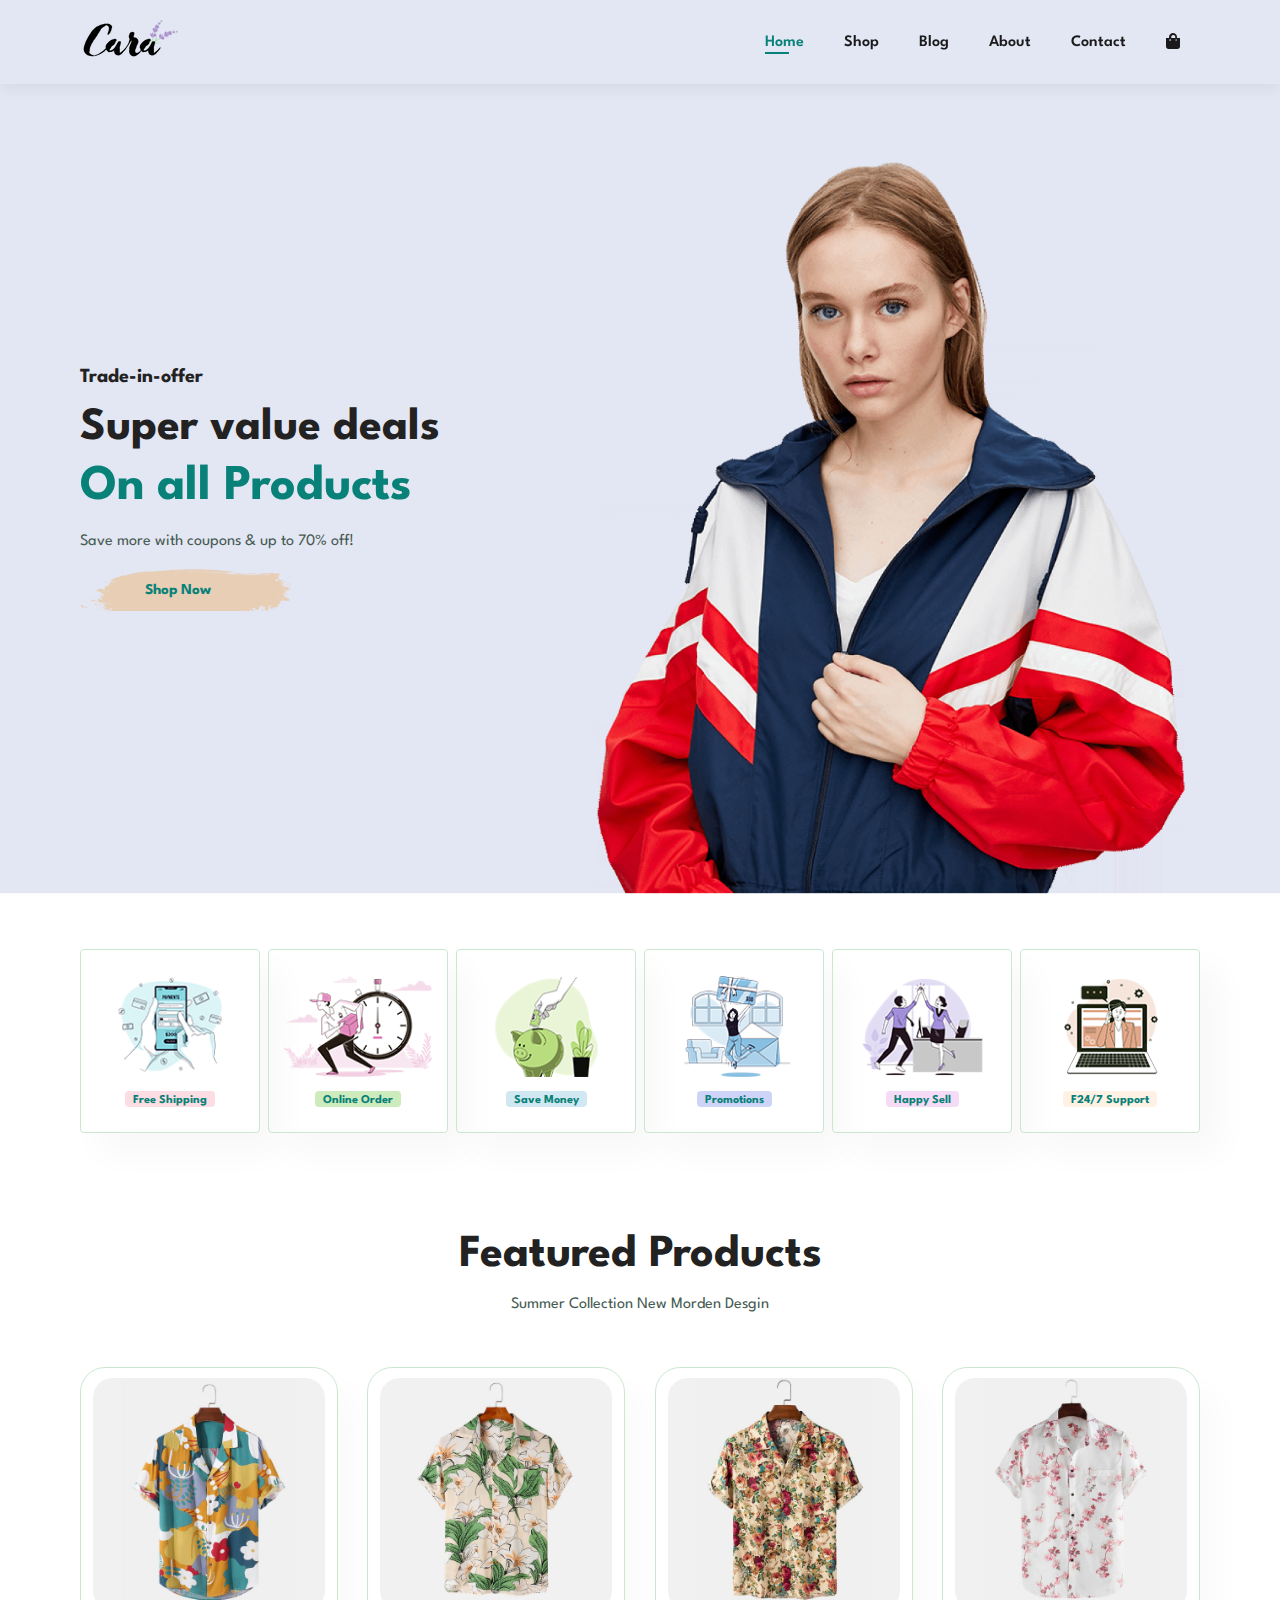
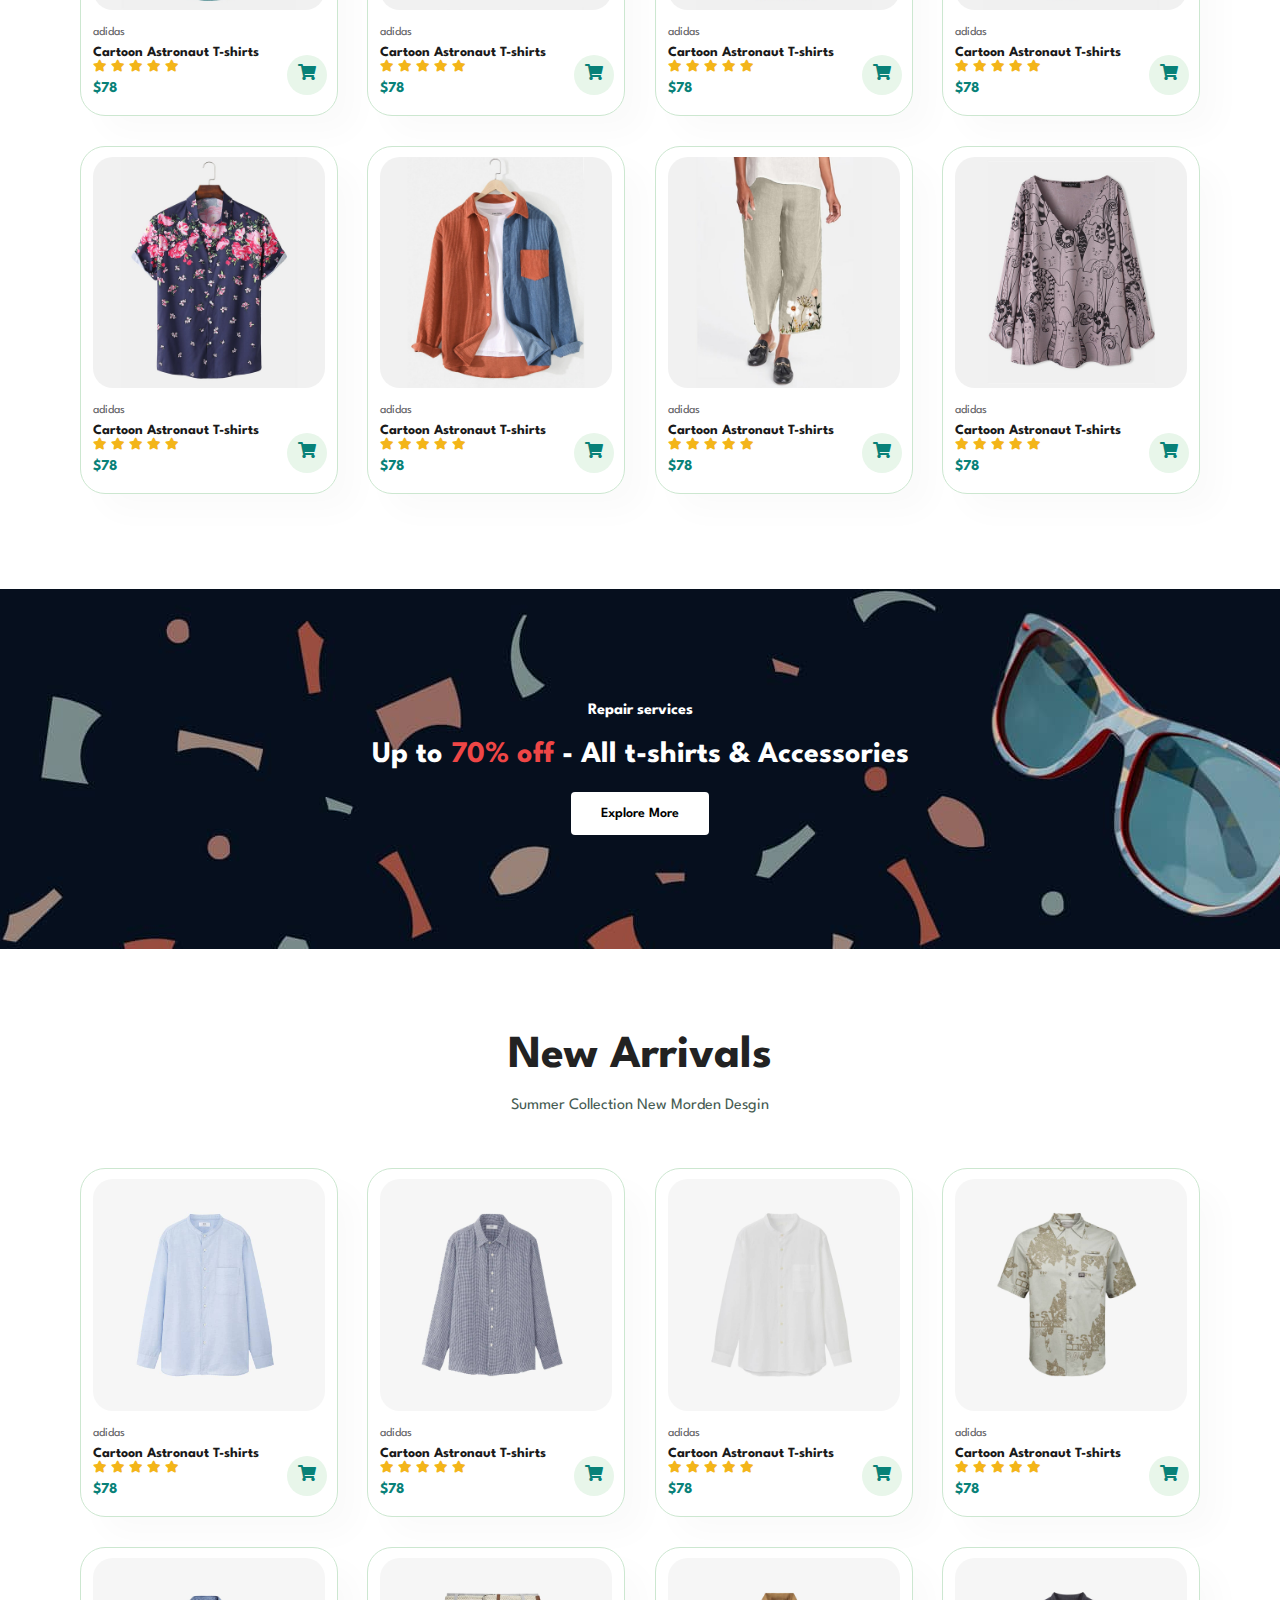
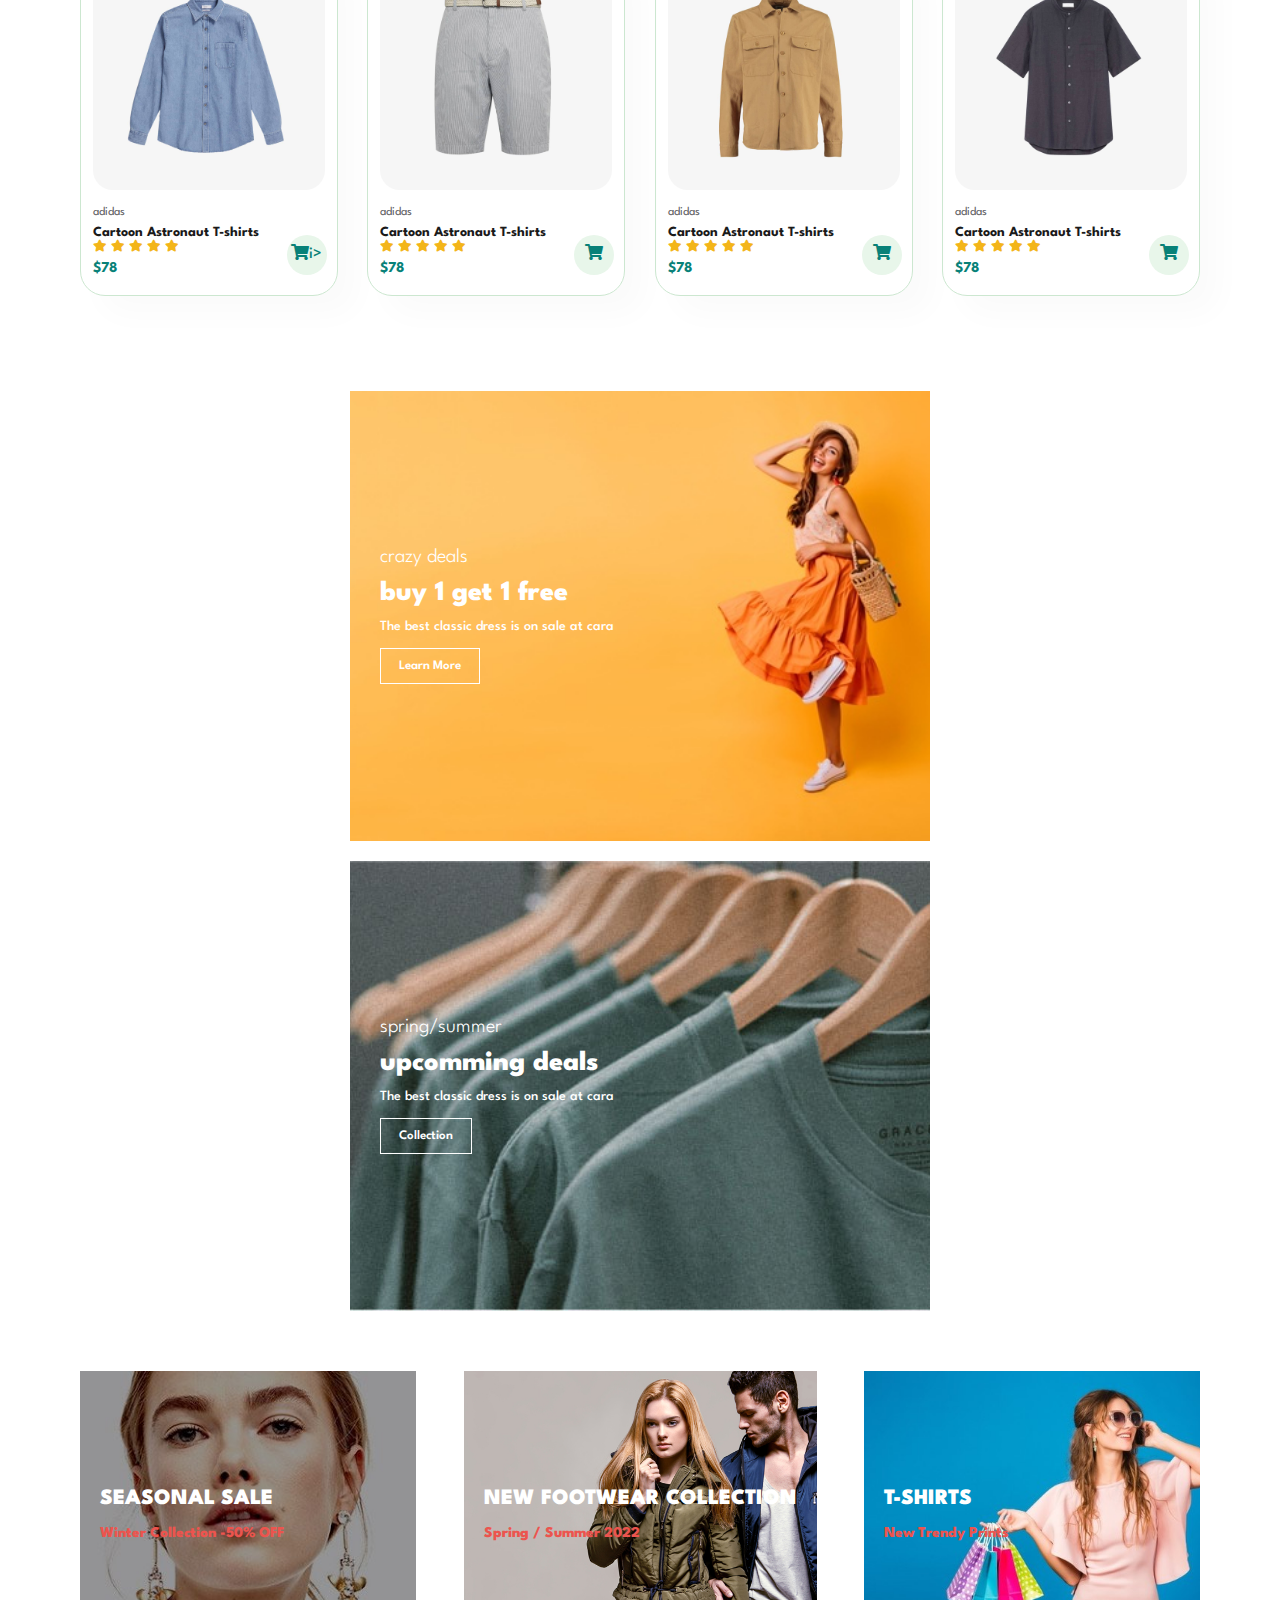
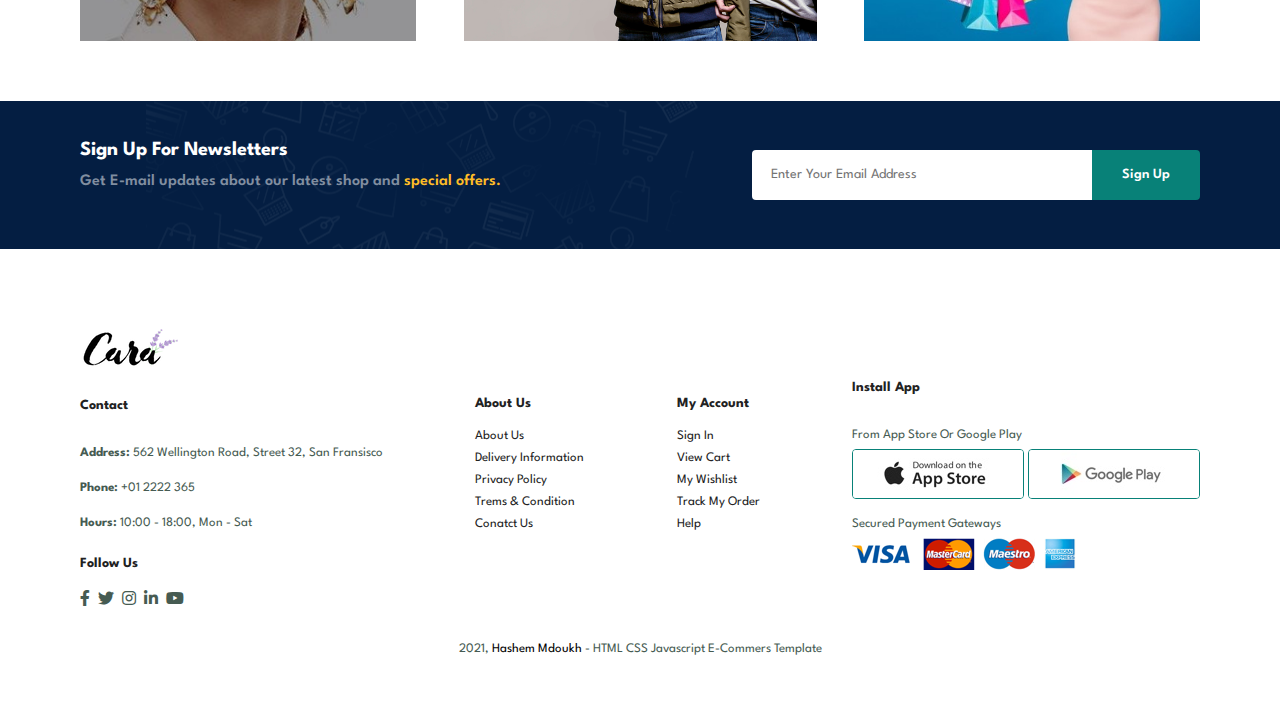
<file: index.html>
<!DOCTYPE html>
<html lang="en">
<head>
    <meta charset="UTF-8">
    <meta http-equiv="X-UA-Compatible" content="IE=edge">
    <meta name="viewport" content="width=device-width, initial-scale=1.0">
    <link rel="stylesheet" href="css/all.min.css">
    <link rel="stylesheet" href="css/ecommers.css">
    <title>E-Commers Shopping</title>
</head>
<body>
    
    <section class="header">
        <a href="#"><img src="img/logo.png" alt="logo" class="logo"></a>

        <div>
            <ul class="navbar">
                <li><a class="active" href="index.html">Home</a></li>
                <li><a href="shop.html">Shop</a></li>
                <li><a href="blog.html">Blog</a></li>
                <li><a href="about.html">About</a></li>
                <li><a href="contact.html">Contact</a></li>
                <li><a href="cart.html" id="lg-bag"><i class="fa-solid fa-bag-shopping"></i></a></li>
                <a href="#" id="close"><i class="fa-solid fa-xmark"></i></a>
            </ul>
        </div>
        <div class="mobile">
            <a href="cart.html"><i class="fa-solid fa-bag-shopping"></i></a>
            <i id="bars" class="fa-solid fa-bars"></i>  
        </div>
    </section>

    <section class="hero">
        <h4>Trade-in-offer</h4>
        <h2>Super value deals</h2>
        <h1>On all Products</h1>
        <p>Save more with coupons & up to 70% off!</p>
        <button>Shop Now</button>
    </section>

    <section class="feature section-p1">
        <div class="fe-box">
            <img src="img/features/f1.png" alt="">
            <h6>Free Shipping</h6>
        </div>

        <div class="fe-box">
            <img src="img/features/f2.png" alt="">
            <h6>Online Order</h6>
        </div>

        <div class="fe-box">
            <img src="img/features/f3.png" alt="">
            <h6>Save Money</h6>
        </div>

        <div class="fe-box">
            <img src="img/features/f4.png" alt="">
            <h6>Promotions</h6>
        </div>

        <div class="fe-box">
            <img src="img/features/f5.png" alt="">
            <h6>Happy Sell</h6>
        </div>
        
        <div class="fe-box">
            <img src="img/features/f6.png" alt="">
            <h6>F24/7 Support</h6>
        </div>
    </section>

    <section class="product1 section-p1">
        <h2>Featured Products</h2>
        <p>Summer Collection New Morden Desgin</p>

        <div class="pro-container">
            <div class="pro">
                <img src="img/products/f1.jpg" alt="">
                <div class="des">
                    <span>adidas</span>
                    <h5>Cartoon Astronaut T-shirts</h5>

                    <div class="star">
                        <i class="fa-solid fa-star"></i>
                        <i class="fa-solid fa-star"></i>
                        <i class="fa-solid fa-star"></i>
                        <i class="fa-solid fa-star"></i>
                        <i class="fa-solid fa-star"></i>
                    </div>
                    <h4>$78</h4>
                </div>
                <a href="#"><i class="fa-solid fa-cart-shopping"></i></a>
            </div>

            <div class="pro">
                <img src="img/products/f2.jpg" alt="">
                <div class="des">
                    <span>adidas</span>
                    <h5>Cartoon Astronaut T-shirts</h5>

                    <div class="star">
                        <i class="fa-solid fa-star"></i>
                        <i class="fa-solid fa-star"></i>
                        <i class="fa-solid fa-star"></i>
                        <i class="fa-solid fa-star"></i>
                        <i class="fa-solid fa-star"></i>
                    </div>
                    <h4>$78</h4>
                </div>
                <a href="#"><i class="fa-solid fa-cart-shopping"></i></a>        
            </div>
            

            <div class="pro">
                <img src="img/products/f3.jpg" alt="">
                <div class="des">
                    <span>adidas</span>
                    <h5>Cartoon Astronaut T-shirts</h5>

                    <div class="star">
                        <i class="fa-solid fa-star"></i>
                        <i class="fa-solid fa-star"></i>
                        <i class="fa-solid fa-star"></i>
                        <i class="fa-solid fa-star"></i>
                        <i class="fa-solid fa-star"></i>
                    </div>
                    <h4>$78</h4>
                </div>
                <a href="#"><i class="fa-solid fa-cart-shopping"></i></a>        
            </div>

            <div class="pro">
                <img src="img/products/f4.jpg" alt="">
                <div class="des">
                    <span>adidas</span>
                    <h5>Cartoon Astronaut T-shirts</h5>

                    <div class="star">
                        <i class="fa-solid fa-star"></i>
                        <i class="fa-solid fa-star"></i>
                        <i class="fa-solid fa-star"></i>
                        <i class="fa-solid fa-star"></i>
                        <i class="fa-solid fa-star"></i>
                    </div>
                    <h4>$78</h4>
                </div>
                <a href="#"><i class="fa-solid fa-cart-shopping"></i></a>
            </div>

            <div class="pro">
                <img src="img/products/f5.jpg" alt="">
                <div class="des">
                    <span>adidas</span>
                    <h5>Cartoon Astronaut T-shirts</h5>

                    <div class="star">
                        <i class="fa-solid fa-star"></i>
                        <i class="fa-solid fa-star"></i>
                        <i class="fa-solid fa-star"></i>
                        <i class="fa-solid fa-star"></i>
                        <i class="fa-solid fa-star"></i>
                    </div>
                    <h4>$78</h4>
                </div>
                <a href="#"><i class="fa-solid fa-cart-shopping"></i></a>
            </div>

            <div class="pro">
                <img src="img/products/f6.jpg" alt="">
                <div class="des">
                    <span>adidas</span>
                    <h5>Cartoon Astronaut T-shirts</h5>

                    <div class="star">
                        <i class="fa-solid fa-star"></i>
                        <i class="fa-solid fa-star"></i>
                        <i class="fa-solid fa-star"></i>
                        <i class="fa-solid fa-star"></i>
                        <i class="fa-solid fa-star"></i>
                    </div>
                    <h4>$78</h4>
                </div>
                <a href="#"><i class="fa-solid fa-cart-shopping"></i></a>
            </div>

            <div class="pro">
                <img src="img/products/f7.jpg" alt="">
                <div class="des">
                    <span>adidas</span>
                    <h5>Cartoon Astronaut T-shirts</h5>

                    <div class="star">
                        <i class="fa-solid fa-star"></i>
                        <i class="fa-solid fa-star"></i>
                        <i class="fa-solid fa-star"></i>
                        <i class="fa-solid fa-star"></i>
                        <i class="fa-solid fa-star"></i>
                    </div>
                    <h4>$78</h4>
                </div>
                <a href="#"><i class="fa-solid fa-cart-shopping"></i></a>
            </div>

            <div class="pro">
                <img src="img/products/f8.jpg" alt="">
                <div class="des">
                    <span>adidas</span>
                    <h5>Cartoon Astronaut T-shirts</h5>

                    <div class="star">
                        <i class="fa-solid fa-star"></i>
                        <i class="fa-solid fa-star"></i>
                        <i class="fa-solid fa-star"></i>
                        <i class="fa-solid fa-star"></i>
                        <i class="fa-solid fa-star"></i>
                    </div>
                    <h4>$78</h4>
                </div>
                <a href="#"><i class="fa-solid fa-cart-shopping"></i></a>
            </div>
        </div>
    </section>

    <section class="banner section-m1">
        <h4>Repair services</h4>
        <h2>Up to <span>70% off</span> - All t-shirts & Accessories</h2>
        <button class="normal">Explore More</button>
    </section>

    <section class="product1 section-p1">
        <h2>New Arrivals</h2>
        <p>Summer Collection New Morden Desgin</p>

        <div class="pro-container">
            <div class="pro">
                <img src="img/products/n1.jpg" alt="">
                <div class="des">
                    <span>adidas</span>
                    <h5>Cartoon Astronaut T-shirts</h5>

                    <div class="star">
                        <i class="fa-solid fa-star"></i>
                        <i class="fa-solid fa-star"></i>
                        <i class="fa-solid fa-star"></i>
                        <i class="fa-solid fa-star"></i>
                        <i class="fa-solid fa-star"></i>
                    </div>
                    <h4>$78</h4>
                </div>
                <a href="#"><i class="fa-solid fa-cart-shopping"></i></a>
            </div>

            <div class="pro">
                <img src="img/products/n2.jpg" alt="">
                <div class="des">
                    <span>adidas</span>
                    <h5>Cartoon Astronaut T-shirts</h5>

                    <div class="star">
                        <i class="fa-solid fa-star"></i>
                        <i class="fa-solid fa-star"></i>
                        <i class="fa-solid fa-star"></i>
                        <i class="fa-solid fa-star"></i>
                        <i class="fa-solid fa-star"></i>
                    </div>
                    <h4>$78</h4>
                </div>
                <a href="#"><i class="fa-solid fa-cart-shopping"></i></a>
            </div>

            <div class="pro">
                <img src="img/products/n3.jpg" alt="">
                <div class="des">
                    <span>adidas</span>
                    <h5>Cartoon Astronaut T-shirts</h5>

                    <div class="star">
                        <i class="fa-solid fa-star"></i>
                        <i class="fa-solid fa-star"></i>
                        <i class="fa-solid fa-star"></i>
                        <i class="fa-solid fa-star"></i>
                        <i class="fa-solid fa-star"></i>
                    </div>
                    <h4>$78</h4>
                </div>
                <a href="#"><i class="fa-solid fa-cart-shopping"></i></a>
            </div>

            <div class="pro">
                <img src="img/products/n4.jpg" alt="">
                <div class="des">
                    <span>adidas</span>
                    <h5>Cartoon Astronaut T-shirts</h5>

                    <div class="star">
                        <i class="fa-solid fa-star"></i>
                        <i class="fa-solid fa-star"></i>
                        <i class="fa-solid fa-star"></i>
                        <i class="fa-solid fa-star"></i>
                        <i class="fa-solid fa-star"></i>
                    </div>
                    <h4>$78</h4>
                </div>
                <a href="#"><i class="fa-solid fa-cart-shopping"></i></a>
            </div>

            <div class="pro">
                <img src="img/products/n5.jpg" alt="">
                <div class="des">
                    <span>adidas</span>
                    <h5>Cartoon Astronaut T-shirts</h5>

                    <div class="star">
                        <i class="fa-solid fa-star"></i>
                        <i class="fa-solid fa-star"></i>
                        <i class="fa-solid fa-star"></i>
                        <i class="fa-solid fa-star"></i>
                        <i class="fa-solid fa-star"></i>
                    </div>
                    <h4>$78</h4>
                </div>
                <a href="#"><i class="fa-solid fa-cart-shopping"></i>i></a>
            </div>

            <div class="pro">
                <img src="img/products/n6.jpg" alt="">
                <div class="des">
                    <span>adidas</span>
                    <h5>Cartoon Astronaut T-shirts</h5>

                    <div class="star">
                        <i class="fa-solid fa-star"></i>
                        <i class="fa-solid fa-star"></i>
                        <i class="fa-solid fa-star"></i>
                        <i class="fa-solid fa-star"></i>
                        <i class="fa-solid fa-star"></i>
                    </div>
                    <h4>$78</h4>
                </div>
                <a href="#"><i class="fa-solid fa-cart-shopping"></i></a>
            </div>

            <div class="pro">
                <img src="img/products/n7.jpg" alt="">
                <div class="des">
                    <span>adidas</span>
                    <h5>Cartoon Astronaut T-shirts</h5>

                    <div class="star">
                        <i class="fa-solid fa-star"></i>
                        <i class="fa-solid fa-star"></i>
                        <i class="fa-solid fa-star"></i>
                        <i class="fa-solid fa-star"></i>
                        <i class="fa-solid fa-star"></i>
                    </div>
                    <h4>$78</h4>
                </div>
                <a href="#"><i class="fa-solid fa-cart-shopping"></i></a>
            </div>

            <div class="pro">
                <img src="img/products/n8.jpg" alt="">
                <div class="des">
                    <span>adidas</span>
                    <h5>Cartoon Astronaut T-shirts</h5>

                    <div class="star">
                        <i class="fa-solid fa-star"></i>
                        <i class="fa-solid fa-star"></i>
                        <i class="fa-solid fa-star"></i>
                        <i class="fa-solid fa-star"></i>
                        <i class="fa-solid fa-star"></i>
                    </div>
                    <h4>$78</h4>
                </div>
                <a href="#"><i class="fa-solid fa-cart-shopping"></i></a>
            </div>
        </div>
    </section>

    <section class="sm-banner section-p1">
            <div class="banner-box">
                <h4>crazy deals</h4>
                <h2>buy 1 get 1 free</h2>
                <span>The best classic dress is on sale at cara </span>
                <button class="white">Learn More</button>
            </div>
    
            <div class="banner-box banner-box2">
                <h4>spring/summer</h4>
                <h2>upcomming deals</h2>
                <span>The best classic dress is on sale at cara </span>
                <button class="white">Collection</button>
            </div>
    </section>

    <section class="banner3">
        <div class="banner-box">
            <h2>SEASONAL SALE</h2>
            <h3>Winter Collection -50% OFF</h3>
        </div>
        <div class="banner-box banner-box2">
            <h2>NEW FOOTWEAR COLLECTION</h2>
            <h3>Spring / Summer 2022</h3>
        </div>
        <div class="banner-box banner-box3">
            <h2>T-SHIRTS</h2>
            <h3>New Trendy Prints</h3>
        </div>
    </section>

    <section class="newsletters section-p1 section-m1">
        <div class="newstext">
            <h4>Sign Up For Newsletters</h4>
            <p>Get E-mail updates about our latest shop and <span>special offers.</span></p>
        </div>

        <div class="form">
            <input type="text" placeholder="Enter Your Email Address">
            <button class="normal">Sign Up</button>
        </div>
    </section>

    <footer class="section-p1">
        <div class="col">
            <img class="logo" src="img/logo.png" alt="">
            <h4>Contact</h4>
            <p><strong>Address:</strong> 562 Wellington Road, Street 32, San Fransisco</p>
            <p><strong>Phone:</strong> +01 2222 365</p>
            <p><strong>Hours:</strong> 10:00 - 18:00, Mon - Sat</p>

            <div class="follow">
                <h4>Follow Us</h4>

                <div class="icon">
                    <i class="fa-brands fa-facebook-f"></i>
                    <i class="fa-brands fa-twitter"></i>
                    <i class="fa-brands fa-instagram"></i>
                    <i class="fa-brands fa-linkedin-in"></i>
                    <i class="fa-brands fa-youtube"></i>
                </div>
            </div>
        </div>

        <div class="col">
            <h4>About Us</h4>
            <a href="#">About Us</a>
            <a href="#">Delivery Information</a>
            <a href="#">Privacy Policy</a>
            <a href="#">Trems & Condition</a>
            <a href="#">Conatct Us</a>
        </div>

        <div class="col">
            <h4>My Account</h4>
            <a href="#">Sign In</a>
            <a href="#">View Cart</a>
            <a href="#">My Wishlist</a>
            <a href="#">Track My Order</a>
            <a href="#">Help</a>
        </div>

        <div class="col install">
            <h4>Install App</h4>
            <p>From App Store Or Google Play</p>
            <div class="row">
                <img src="img/pay/app.jpg" alt="">
                <img src="img/pay/play.jpg" alt="">
            </div>
            <p>Secured Payment Gateways</p>
            <img src="img/pay/pay.png" alt="">
        </div>

        <div class="copyright">
            <p>2021, <span>Hashem Mdoukh</span> - HTML CSS Javascript E-Commers Template</p>
        </div>
    </footer>

    <script src="main.js"></script>
</body>
</html>
</file>
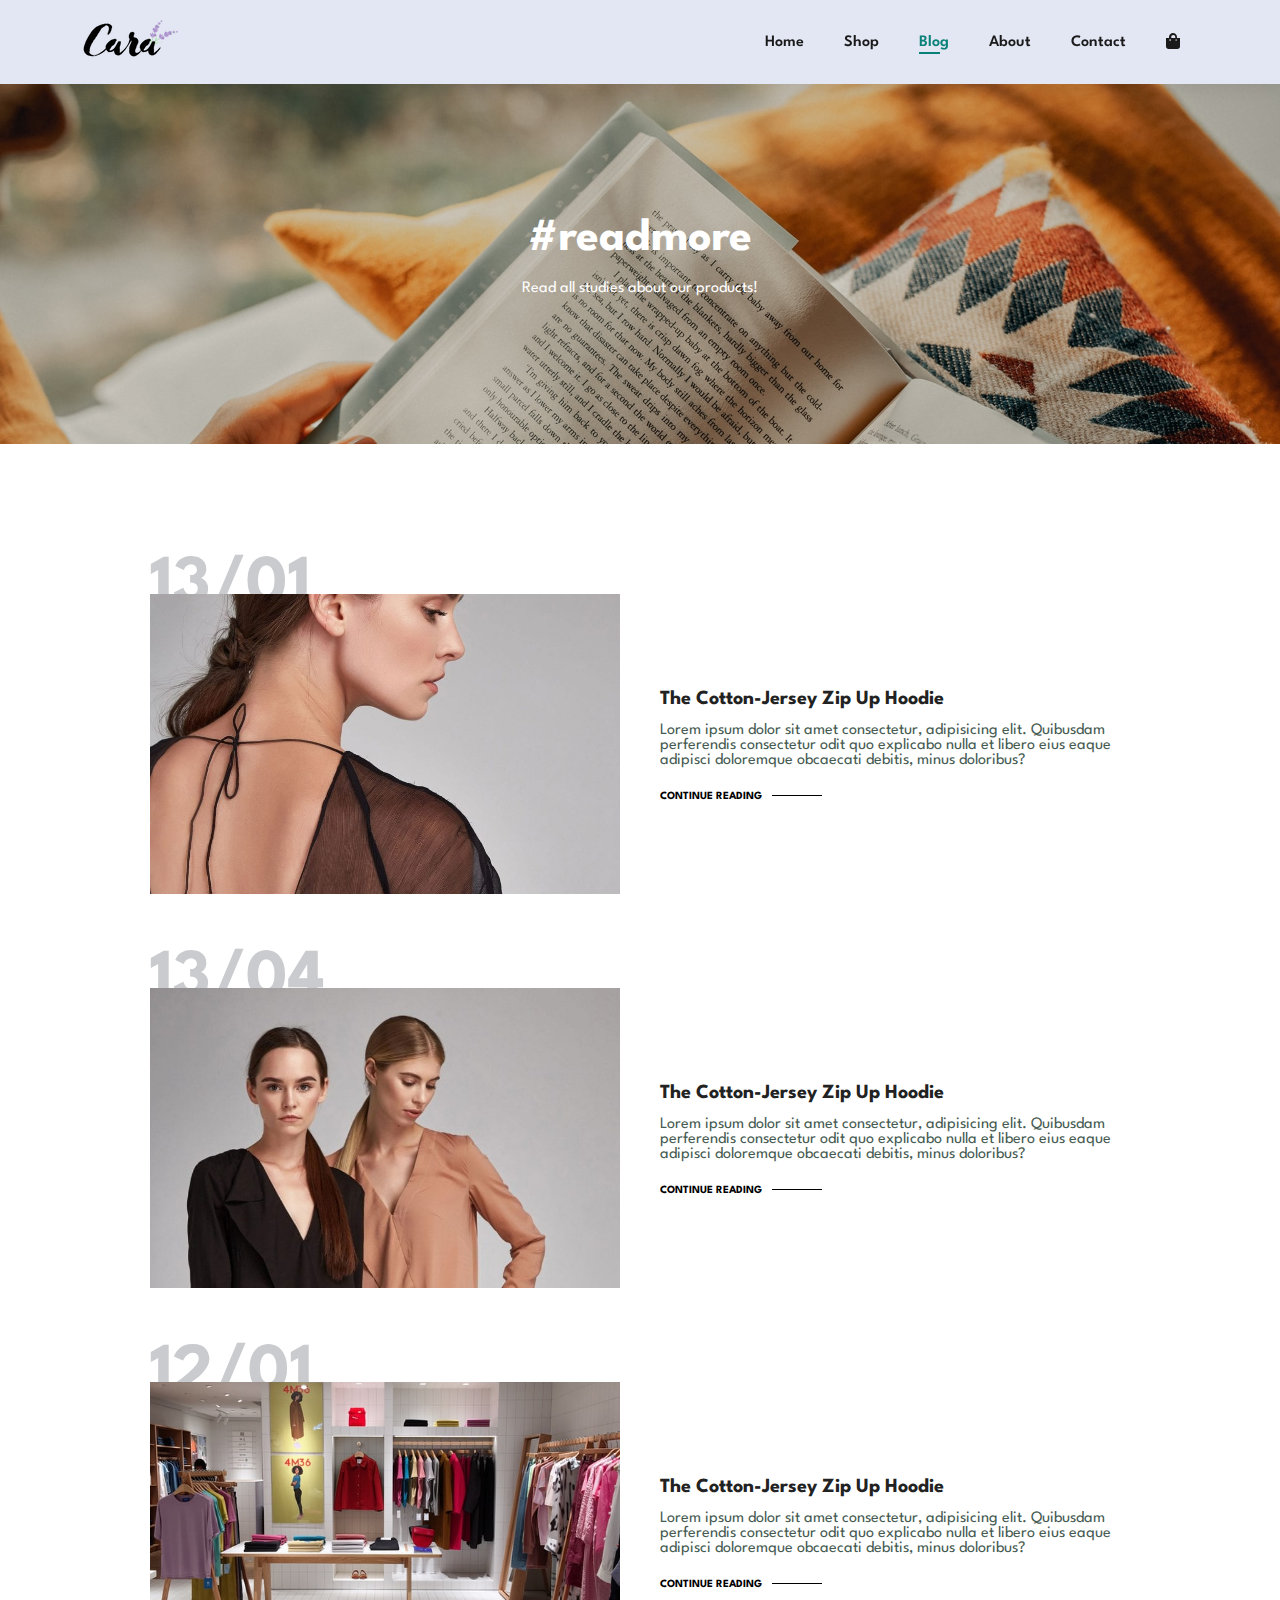
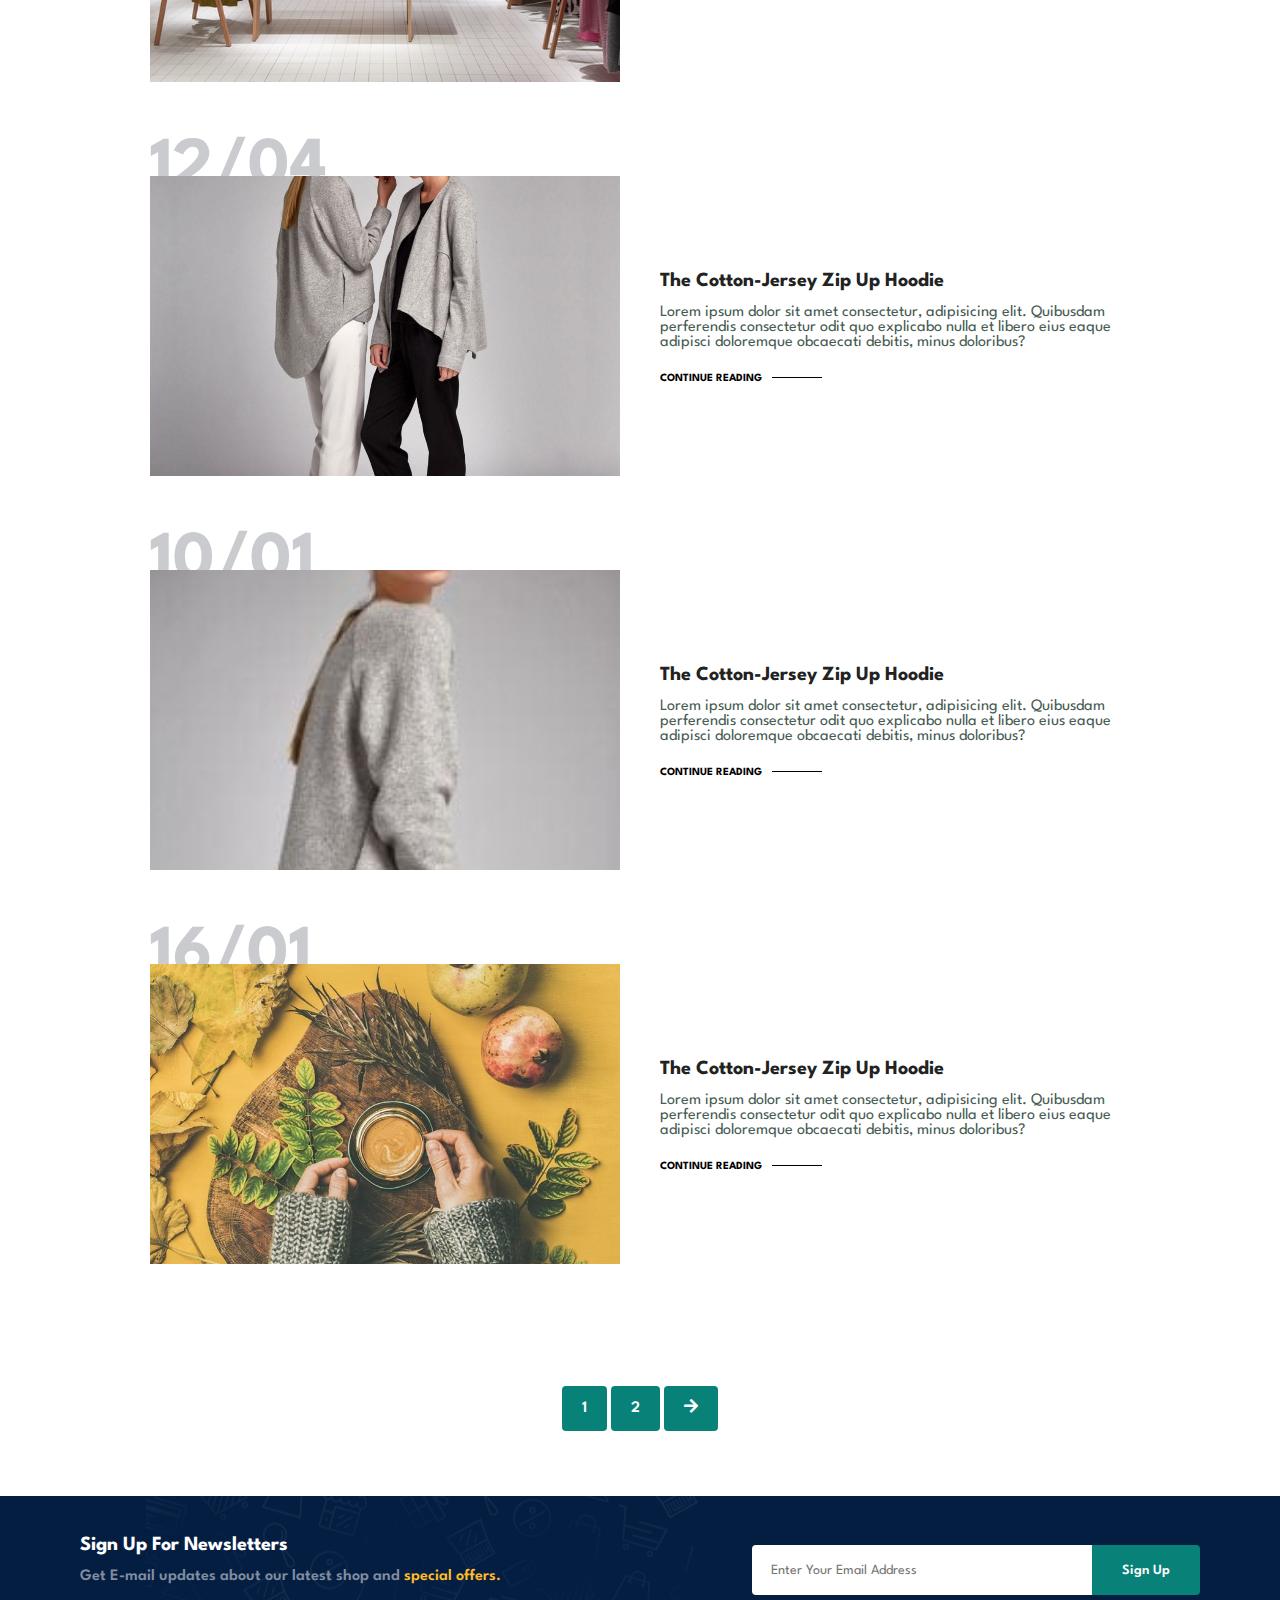
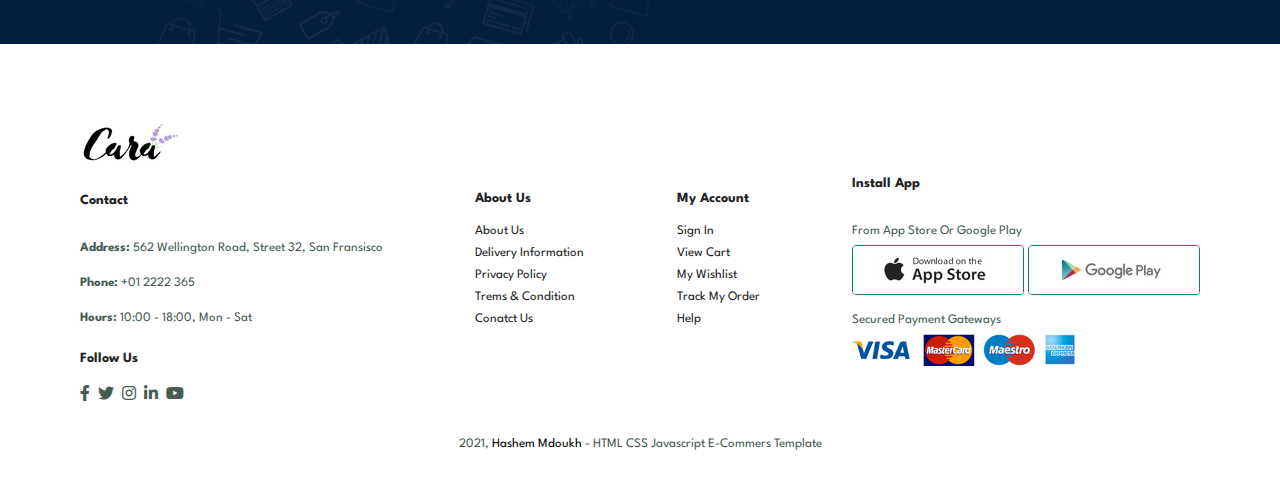
<file: blog.html>
<!DOCTYPE html>
<html lang="en">
<head>
    <meta charset="UTF-8">
    <meta http-equiv="X-UA-Compatible" content="IE=edge">
    <meta name="viewport" content="width=device-width, initial-scale=1.0">
    <title>E-Commers Shopping</title>
    <link rel="stylesheet" href="css/all.min.css">
    <link rel="stylesheet" href="css/ecommers.css">
</head>
<body>
    
    <section class="header">
        <a href="#"><img src="img/logo.png" alt="logo" class="logo"></a>

        <div>
            <ul class="navbar">
                <li><a href="index.html">Home</a></li>
                <li><a href="shop.html">Shop</a></li>
                <li><a  class="active" href="blog.html">Blog</a></li>
                <li><a href="about.html">About</a></li>
                <li><a href="contact.html">Contact</a></li>
                <li><a href="cart.html" id="lg-bag"><i class="fa-solid fa-bag-shopping"></i></a></li>
                <a href="#" id="close"><i class="fa-solid fa-xmark"></i></a>
            </ul>
        </div>
        <div class="mobile">
            <a href="cart.html"><i class="fa-solid fa-bag-shopping"></i></a>
            <i id="bars" class="fa-solid fa-bars"></i>  
        </div>
    </section>

    <section class="page-header blog-header">
        <h2>#readmore</h2>
        <p>Read all studies about our products!</p>
    </section>

    <section class="blog">
        <div class="blog-box">
            <div class="blog-img">
                <img src="img/blog/b1.jpg" alt="">
            </div>

            <div class="blog-details">
                <h4>The Cotton-Jersey Zip Up Hoodie</h4>
                <p>Lorem ipsum dolor sit amet consectetur, adipisicing elit. Quibusdam perferendis consectetur odit quo explicabo nulla et libero eius eaque adipisci doloremque obcaecati debitis, minus doloribus?</p>
                <a href="#">CONTINUE READING</a>
                <h1>13/01</h1>
            </div>
        </div>

        <div class="blog-box">
            <div class="blog-img">
                <img src="img/blog/b2.jpg" alt="">
            </div>

            <div class="blog-details">
                <h4>The Cotton-Jersey Zip Up Hoodie</h4>
                <p>Lorem ipsum dolor sit amet consectetur, adipisicing elit. Quibusdam perferendis consectetur odit quo explicabo nulla et libero eius eaque adipisci doloremque obcaecati debitis, minus doloribus?</p>
                <a href="#">CONTINUE READING</a>
                <h1>13/04</h1>
            </div>
        </div>

        <div class="blog-box">
            <div class="blog-img">
                <img src="img/blog/b3.jpg" alt="">
            </div>

            <div class="blog-details">
                <h4>The Cotton-Jersey Zip Up Hoodie</h4>
                <p>Lorem ipsum dolor sit amet consectetur, adipisicing elit. Quibusdam perferendis consectetur odit quo explicabo nulla et libero eius eaque adipisci doloremque obcaecati debitis, minus doloribus?</p>
                <a href="#">CONTINUE READING</a>
                <h1>12/01</h1>
            </div>
        </div>

        <div class="blog-box">
            <div class="blog-img">
                <img src="img/blog/b4.jpg" alt="">
            </div>

            <div class="blog-details">
                <h4>The Cotton-Jersey Zip Up Hoodie</h4>
                <p>Lorem ipsum dolor sit amet consectetur, adipisicing elit. Quibusdam perferendis consectetur odit quo explicabo nulla et libero eius eaque adipisci doloremque obcaecati debitis, minus doloribus?</p>
                <a href="#">CONTINUE READING</a>
                <h1>12/04</h1>
            </div>
        </div>

        <div class="blog-box">
            <div class="blog-img">
                <img src="img/blog/b5.jpg" alt="">
            </div>

            <div class="blog-details">
                <h4>The Cotton-Jersey Zip Up Hoodie</h4>
                <p>Lorem ipsum dolor sit amet consectetur, adipisicing elit. Quibusdam perferendis consectetur odit quo explicabo nulla et libero eius eaque adipisci doloremque obcaecati debitis, minus doloribus?</p>
                <a href="#">CONTINUE READING</a>
                <h1>10/01</h1>
            </div>
        </div>

        <div class="blog-box">
            <div class="blog-img">
                <img src="img/blog/b6.jpg" alt="">
            </div>

            <div class="blog-details">
                <h4>The Cotton-Jersey Zip Up Hoodie</h4>
                <p>Lorem ipsum dolor sit amet consectetur, adipisicing elit. Quibusdam perferendis consectetur odit quo explicabo nulla et libero eius eaque adipisci doloremque obcaecati debitis, minus doloribus?</p>
                <a href="#">CONTINUE READING</a>
                <h1>16/01</h1>
            </div>
        </div>
    </section>

    <div class="pagination section-p1">
        <a href="">1</a>
        <a href="">2</a>
        <a href=""><i class="fa-solid fa-arrow-right"></i></a>
    </div>

    <section class="newsletters section-p1 section-m1">
        <div class="newstext">
            <h4>Sign Up For Newsletters</h4>
            <p>Get E-mail updates about our latest shop and <span>special offers.</span></p>
        </div>

        <div class="form">
            <input type="text" placeholder="Enter Your Email Address">
            <button class="normal">Sign Up</button>
        </div>
    </section>

    <footer class="section-p1">
        <div class="col">
            <img class="logo" src="img/logo.png" alt="">
            <h4>Contact</h4>
            <p><strong>Address:</strong> 562 Wellington Road, Street 32, San Fransisco</p>
            <p><strong>Phone:</strong> +01 2222 365</p>
            <p><strong>Hours:</strong> 10:00 - 18:00, Mon - Sat</p>

            <div class="follow">
                <h4>Follow Us</h4>

                <div class="icon">
                    <i class="fa-brands fa-facebook-f"></i>
                    <i class="fa-brands fa-twitter"></i>
                    <i class="fa-brands fa-instagram"></i>
                    <i class="fa-brands fa-linkedin-in"></i>
                    <i class="fa-brands fa-youtube"></i>
                </div>
            </div>
        </div>

        <div class="col">
            <h4>About Us</h4>
            <a href="#">About Us</a>
            <a href="#">Delivery Information</a>
            <a href="#">Privacy Policy</a>
            <a href="#">Trems & Condition</a>
            <a href="#">Conatct Us</a>
        </div>

        <div class="col">
            <h4>My Account</h4>
            <a href="#">Sign In</a>
            <a href="#">View Cart</a>
            <a href="#">My Wishlist</a>
            <a href="#">Track My Order</a>
            <a href="#">Help</a>
        </div>

        <div class="col install">
            <h4>Install App</h4>
            <p>From App Store Or Google Play</p>
            <div class="row">
                <img src="img/pay/app.jpg" alt="">
                <img src="img/pay/play.jpg" alt="">
            </div>
            <p>Secured Payment Gateways</p>
            <img src="img/pay/pay.png" alt="">
        </div>

        <div class="copyright">
            <p>2021, <span>Hashem Mdoukh</span> - HTML CSS Javascript E-Commers Template</p>
        </div>
    </footer>

    <script src="main.js"></script>
</body>
</html>
</file>
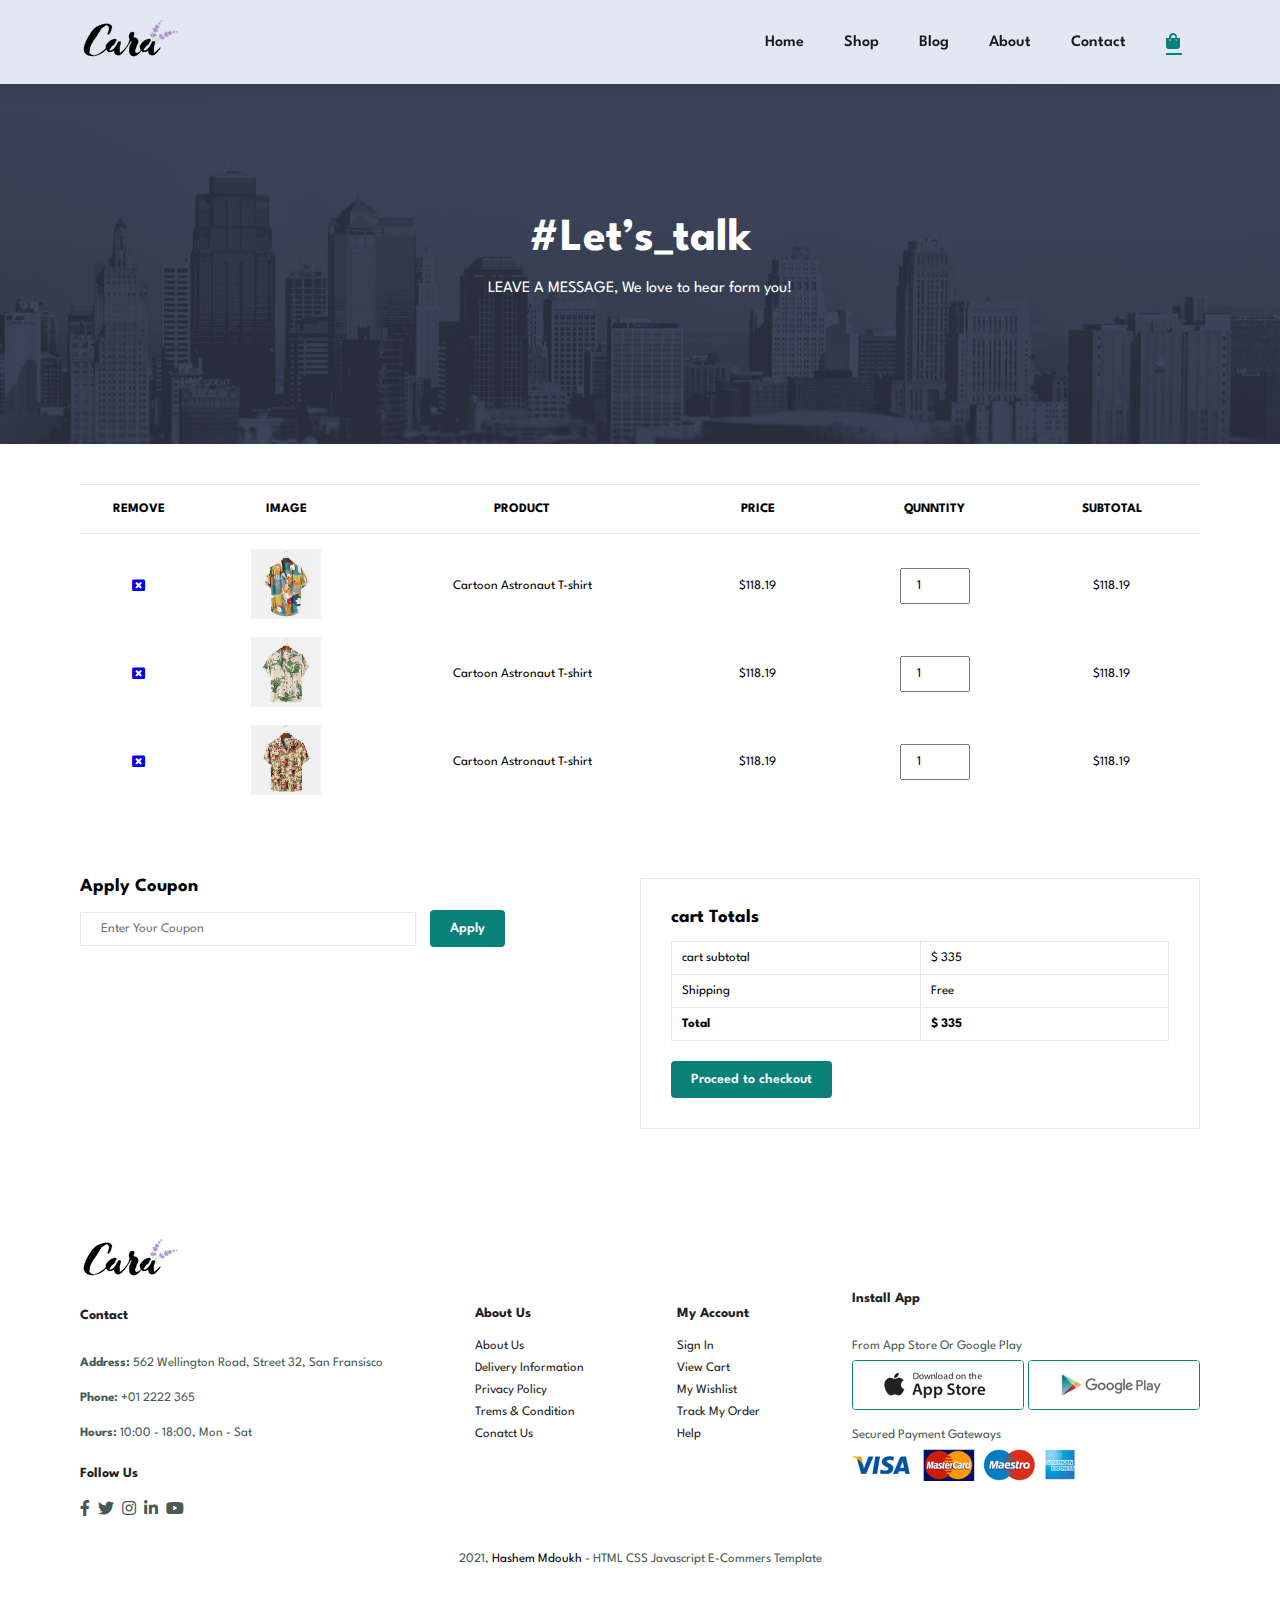
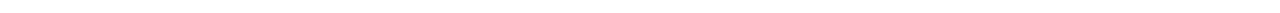
<file: cart.html>
<!DOCTYPE html>
<html lang="en">
<head>
    <meta charset="UTF-8">
    <meta http-equiv="X-UA-Compatible" content="IE=edge">
    <meta name="viewport" content="width=device-width, initial-scale=1.0">
    <title>E-Commers Shopping</title>
    <link rel="stylesheet" href="css/all.min.css">
    <link rel="stylesheet" href="css/ecommers.css">
</head>
<body>
    
    <section class="header">
        <a href="#"><img src="img/logo.png" alt="logo" class="logo"></a>

        <div>
            <ul class="navbar">
                <li><a href="index.html">Home</a></li>
                <li><a href="shop.html">Shop</a></li>
                <li><a href="blog.html">Blog</a></li>
                <li><a  href="about.html">About</a></li>
                <li><a href="contact.html">Contact</a></li>
                <li><a class="active" href="cart.html" id="lg-bag"><i class="fa-solid fa-bag-shopping"></i></a></li>
                <a href="#" id="close"><i class="fa-solid fa-xmark"></i></a>
            </ul>
        </div>
        <div class="mobile">
            <a href="cart.html"><i class="fa-solid fa-bag-shopping"></i></a>
            <i id="bars" class="fa-solid fa-bars"></i>  
        </div>
    </section>

    <section class="page-header about-header">
        <h2>#Let’s_talk</h2>
        <p>LEAVE A MESSAGE, We love to hear form you!</p>
    </section>

    <section class="cart section-p1">
        <table width="100%">
            <thead>
                <tr>
                    <td>Remove</td>
                    <td>Image</td>
                    <td>Product</td>
                    <td>Price</td>
                    <td>Qunntity</td>
                    <td>Subtotal</td>
                </tr>
            </thead>

            <tbody>
                <tr>
                    <td><a href="#"><i class="fa-solid fa-rectangle-xmark"></i></a></td>
                    <td><img src="img/products/f1.jpg" alt=""></td>
                    <td>Cartoon Astronaut T-shirt</td>
                    <td>$118.19</td>
                    <td><input type="number" value="1"></td>
                    <td>$118.19</td>
                </tr>

                <tr>
                    <td><a href="#"><i class="fa-solid fa-rectangle-xmark"></i></a></td>
                    <td><img src="img/products/f2.jpg" alt=""></td>
                    <td>Cartoon Astronaut T-shirt</td>
                    <td>$118.19</td>
                    <td><input type="number" value="1"></td>
                    <td>$118.19</td>
                </tr>

                <tr>
                    <td><a href="#"><i class="fa-solid fa-rectangle-xmark"></i></a></td>
                    <td><img src="img/products/f3.jpg" alt=""></td>
                    <td>Cartoon Astronaut T-shirt</td>
                    <td>$118.19</td>
                    <td><input type="number" value="1"></td>
                    <td>$118.19</td>
                </tr>
            </tbody>
        </table>
    </section>

    <section class="cart-add section-p1">
        <div class="coupon">
            <h3>Apply Coupon</h3>
            <div>
                <input type="text" placeholder="Enter Your Coupon">
                <button class="normal">Apply</button>
            </div>
        </div>

        <div class="subtotal">
            <h3>cart Totals</h3>
            <table>
                <tr>
                    <td>cart subtotal</td>
                    <td>$ 335</td>
                </tr>
                <tr>
                    <td>Shipping</td>
                    <td>Free</td>
                </tr>
                <tr>
                    <td><strong>Total</strong></td>
                    <td><strong>$ 335</strong></td>
                </tr>
            </table>
            <button class="normal">Proceed to checkout</button>
        </div>
    </section>

    <footer class="section-p1">
        <div class="col">
            <img class="logo" src="img/logo.png" alt="">
            <h4>Contact</h4>
            <p><strong>Address:</strong> 562 Wellington Road, Street 32, San Fransisco</p>
            <p><strong>Phone:</strong> +01 2222 365</p>
            <p><strong>Hours:</strong> 10:00 - 18:00, Mon - Sat</p>

            <div class="follow">
                <h4>Follow Us</h4>

                <div class="icon">
                    <i class="fa-brands fa-facebook-f"></i>
                    <i class="fa-brands fa-twitter"></i>
                    <i class="fa-brands fa-instagram"></i>
                    <i class="fa-brands fa-linkedin-in"></i>
                    <i class="fa-brands fa-youtube"></i>
                </div>
            </div>
        </div>

        <div class="col">
            <h4>About Us</h4>
            <a href="#">About Us</a>
            <a href="#">Delivery Information</a>
            <a href="#">Privacy Policy</a>
            <a href="#">Trems & Condition</a>
            <a href="#">Conatct Us</a>
        </div>

        <div class="col">
            <h4>My Account</h4>
            <a href="#">Sign In</a>
            <a href="#">View Cart</a>
            <a href="#">My Wishlist</a>
            <a href="#">Track My Order</a>
            <a href="#">Help</a>
        </div>

        <div class="col install">
            <h4>Install App</h4>
            <p>From App Store Or Google Play</p>
            <div class="row">
                <img src="img/pay/app.jpg" alt="">
                <img src="img/pay/play.jpg" alt="">
            </div>
            <p>Secured Payment Gateways</p>
            <img src="img/pay/pay.png" alt="">
        </div>

        <div class="copyright">
            <p>2021, <span>Hashem Mdoukh</span> - HTML CSS Javascript E-Commers Template</p>
        </div>
    </footer>

    <script src="main.js"></script>
</body>
</html>
</file>
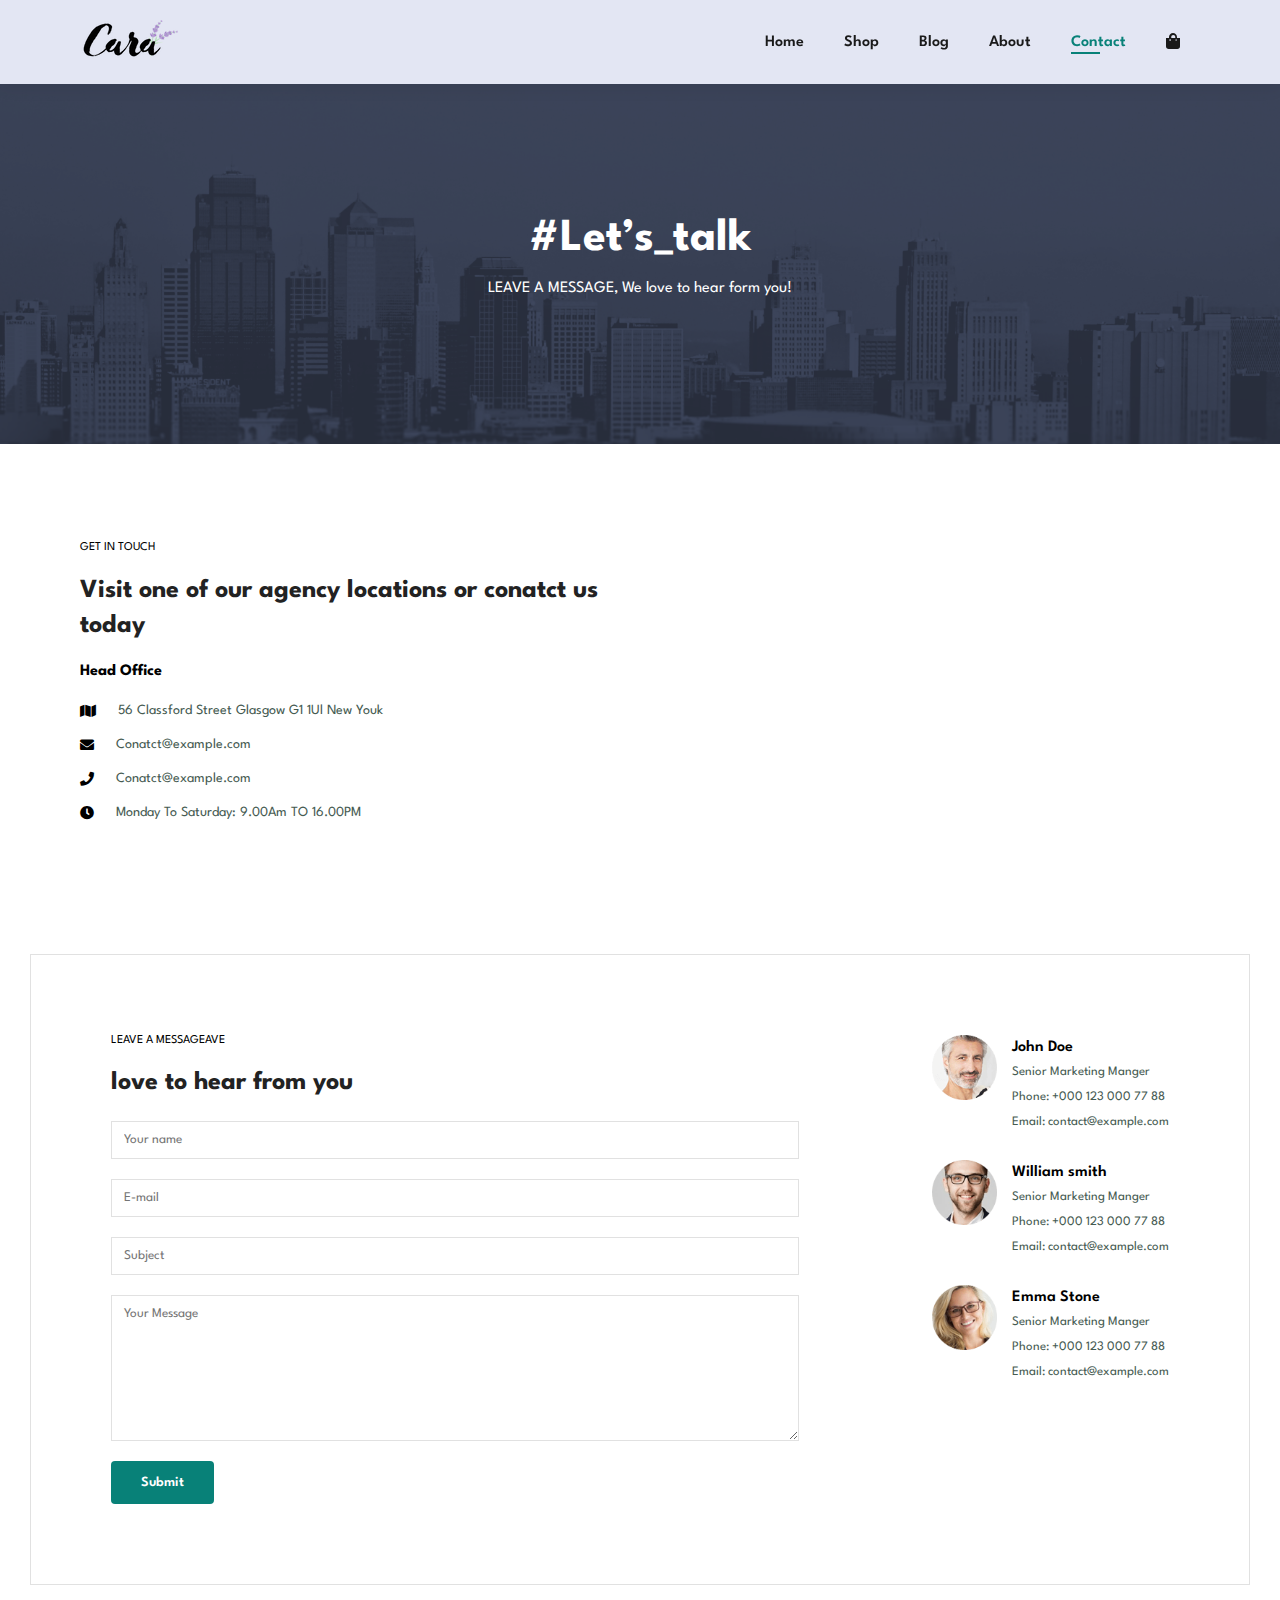
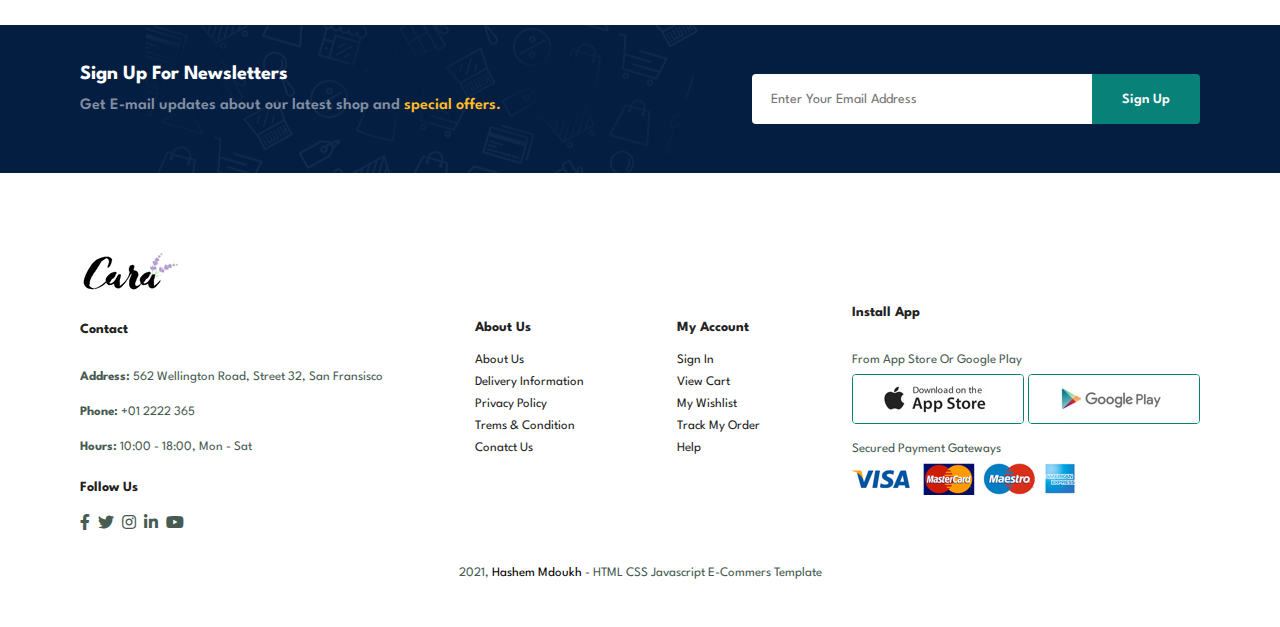
<file: contact.html>
<!DOCTYPE html>
<html lang="en">
<head>
    <meta charset="UTF-8">
    <meta http-equiv="X-UA-Compatible" content="IE=edge">
    <meta name="viewport" content="width=device-width, initial-scale=1.0">
    <title>E-Commers Shopping</title>
    <link rel="stylesheet" href="css/all.min.css">
    <link rel="stylesheet" href="css/ecommers.css">
</head>
<body>
    
    <section class="header">
        <a href="#"><img src="img/logo.png" alt="logo" class="logo"></a>

        <div>
            <ul class="navbar">
                <li><a href="index.html">Home</a></li>
                <li><a href="shop.html">Shop</a></li>
                <li><a href="blog.html">Blog</a></li>
                <li><a  href="about.html">About</a></li>
                <li><a class="active" href="contact.html">Contact</a></li>
                <li><a href="cart.html" id="lg-bag"><i class="fa-solid fa-bag-shopping"></i></a></li>
                <a href="#" id="close"><i class="fa-solid fa-xmark"></i></a>
            </ul>
        </div>
        <div class="mobile">
            <a href="cart.html"><i class="fa-solid fa-bag-shopping"></i></a>
            <i id="bars" class="fa-solid fa-bars"></i>  
        </div>
    </section>

    <section class="page-header about-header">
        <h2>#Let’s_talk</h2>
        <p>LEAVE A MESSAGE, We love to hear form you!</p>
    </section>

    <section class="contact-details section-p1">
        <div class="details">
            <div class="content">
                <span>GET IN TOUCH</span>
                <h2>Visit one of our agency locations or conatct us today</h2>
                <h3>Head Office</h3>
                <div>
                    <li>
                        <i class="fa-solid fa-map"></i>
                        <p>56 Classford Street Glasgow G1 1Ul New Youk</p>
                    </li> 
    
                    <li>
                        <i class="fa-solid fa-envelope"></i>
                        <p>Conatct@example.com</p>
                    </li> 
    
                    <li>
                        <i class="fa-solid fa-phone"></i>
                        <p>Conatct@example.com</p>
                    </li> 
    
                    <li>
                        <i class="fa-solid fa-clock"></i>
                        <p>Monday To Saturday: 9.00Am TO 16.00PM</p>
                    </li> 
                </div>
            </div>

            <div class="map">
                <iframe src="https://www.google.com/maps/embed?pb=!1m18!1m12!1m3!1d2469.8089841344877!2d-1.2565554843332276!3d51.754816379676555!2m3!1f0!2f0!3f0!3m2!1i1024!2i768!4f13.1!3m3!1m2!1s0x4876c6a9ef8c485b%3A0xd2ff1883a001afed!2sUniversity%20of%20Oxford!5e0!3m2!1sen!2s!4v1654550094405!5m2!1sen!2s" width="600" height="450" style="border:0;" allowfullscreen="" loading="lazy" referrerpolicy="no-referrer-when-downgrade"></iframe>
            </div>
        </div>
    </section>

    <section class="form-details">
        <form action="">
            <span>LEAVE A MESSAGEAVE</span>
            <h2>love to hear from you</h2>
            <input type="text" placeholder="Your name">
            <input type="email" placeholder="E-mail">
            <input type="text" placeholder="Subject">
            <textarea name="" id="" cols="30" rows="10" placeholder="Your Message"></textarea>

            <button class="normal">Submit</button>
        </form>

        <div class="people">
            <div>
                <img src="img/people/1.png" alt="">
                <p><span>John Doe</span> Senior Marketing Manger <br> Phone: +000 123 000 77 88 <br> Email: contact@example.com</p>
            </div>

            <div>
                <img src="img/people/2.png" alt="">
                <p><span>William smith</span> Senior Marketing Manger <br> Phone: +000 123 000 77 88 <br> Email: contact@example.com</p>
            </div>

            <div>
                <img src="img/people/3.png" alt="">
                <p><span>Emma Stone</span> Senior Marketing Manger <br> Phone: +000 123 000 77 88 <br> Email: contact@example.com</p>
            </div>
        </div>
    </section>

    <section class="newsletters section-p1 section-m1">
        <div class="newstext">
            <h4>Sign Up For Newsletters</h4>
            <p>Get E-mail updates about our latest shop and <span>special offers.</span></p>
        </div>

        <div class="form">
            <input type="text" placeholder="Enter Your Email Address">
            <button class="normal">Sign Up</button>
        </div>
    </section>

    <footer class="section-p1">
        <div class="col">
            <img class="logo" src="img/logo.png" alt="">
            <h4>Contact</h4>
            <p><strong>Address:</strong> 562 Wellington Road, Street 32, San Fransisco</p>
            <p><strong>Phone:</strong> +01 2222 365</p>
            <p><strong>Hours:</strong> 10:00 - 18:00, Mon - Sat</p>

            <div class="follow">
                <h4>Follow Us</h4>

                <div class="icon">
                    <i class="fa-brands fa-facebook-f"></i>
                    <i class="fa-brands fa-twitter"></i>
                    <i class="fa-brands fa-instagram"></i>
                    <i class="fa-brands fa-linkedin-in"></i>
                    <i class="fa-brands fa-youtube"></i>
                </div>
            </div>
        </div>

        <div class="col">
            <h4>About Us</h4>
            <a href="#">About Us</a>
            <a href="#">Delivery Information</a>
            <a href="#">Privacy Policy</a>
            <a href="#">Trems & Condition</a>
            <a href="#">Conatct Us</a>
        </div>

        <div class="col">
            <h4>My Account</h4>
            <a href="#">Sign In</a>
            <a href="#">View Cart</a>
            <a href="#">My Wishlist</a>
            <a href="#">Track My Order</a>
            <a href="#">Help</a>
        </div>

        <div class="col install">
            <h4>Install App</h4>
            <p>From App Store Or Google Play</p>
            <div class="row">
                <img src="img/pay/app.jpg" alt="">
                <img src="img/pay/play.jpg" alt="">
            </div>
            <p>Secured Payment Gateways</p>
            <img src="img/pay/pay.png" alt="">
        </div>

        <div class="copyright">
            <p>2021, <span>Hashem Mdoukh</span> - HTML CSS Javascript E-Commers Template</p>
        </div>
    </footer>

    <script src="main.js"></script>
</body>
</html>
</file>
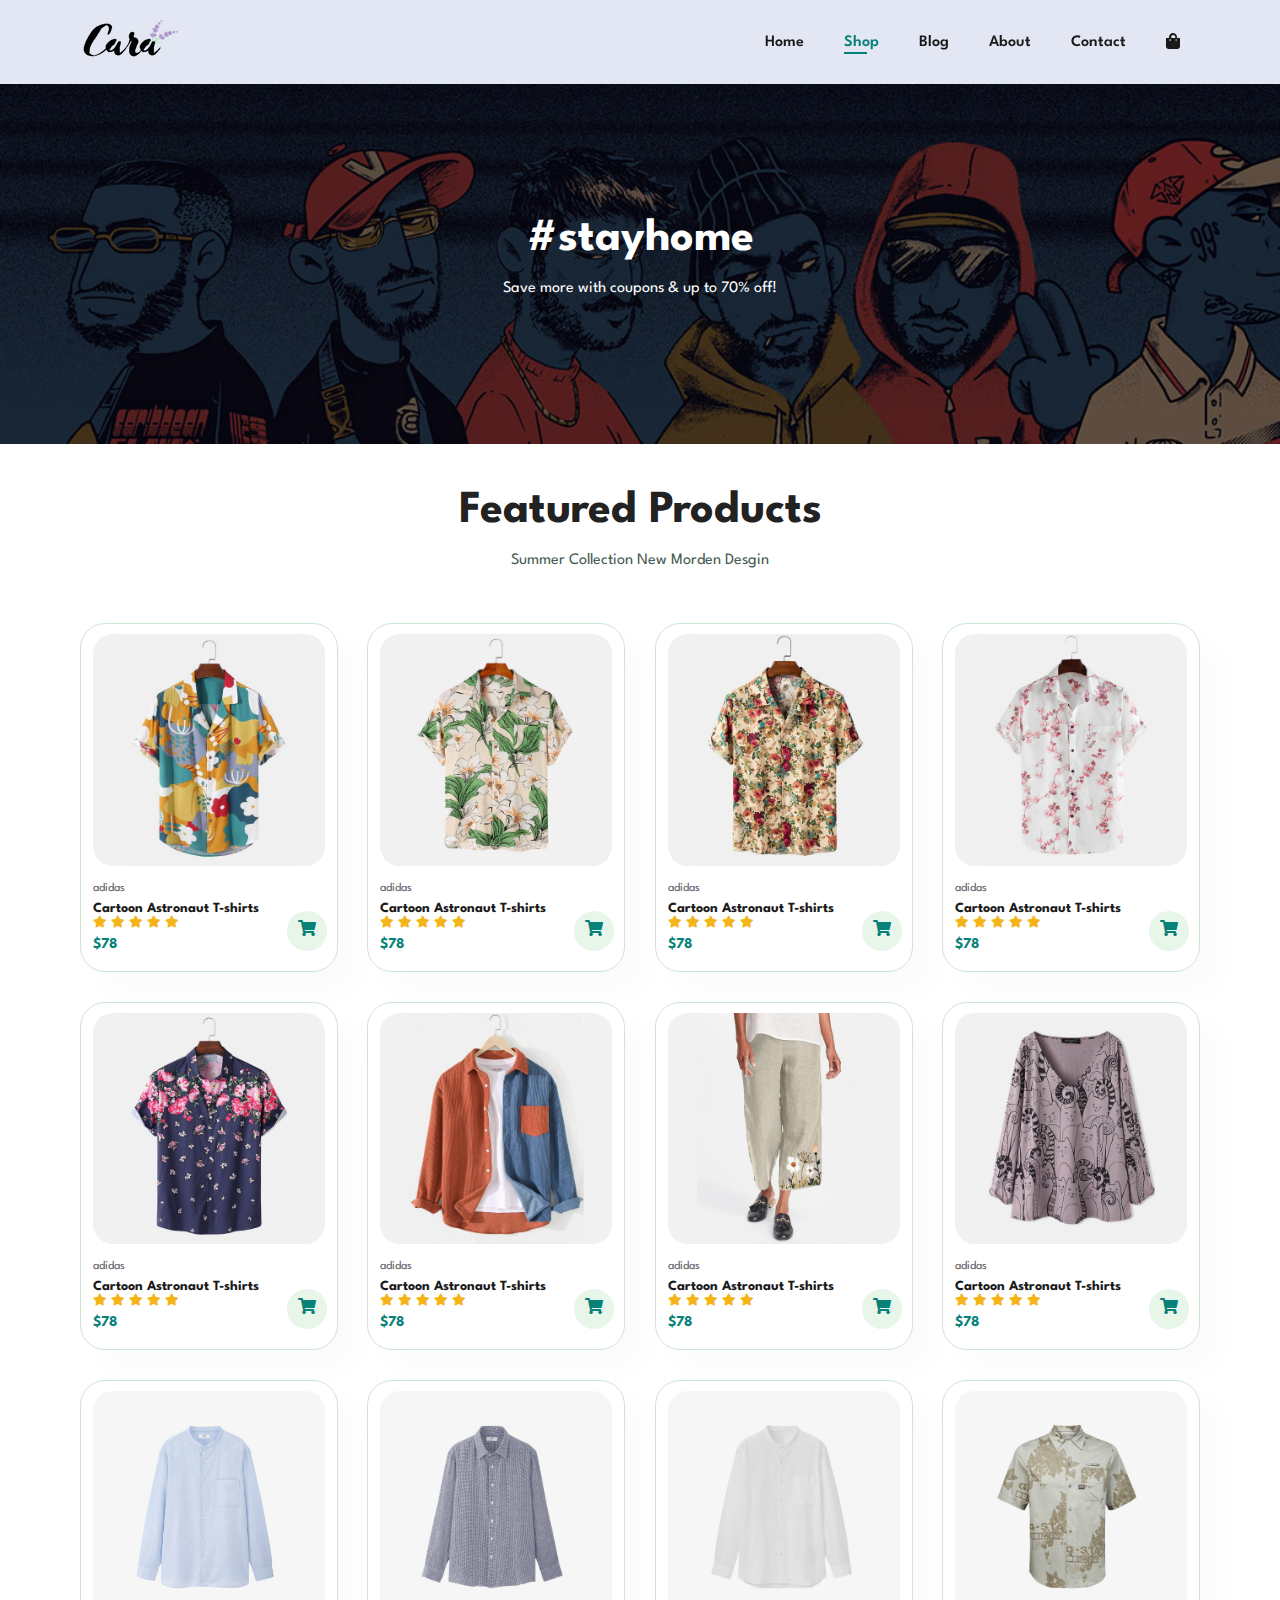
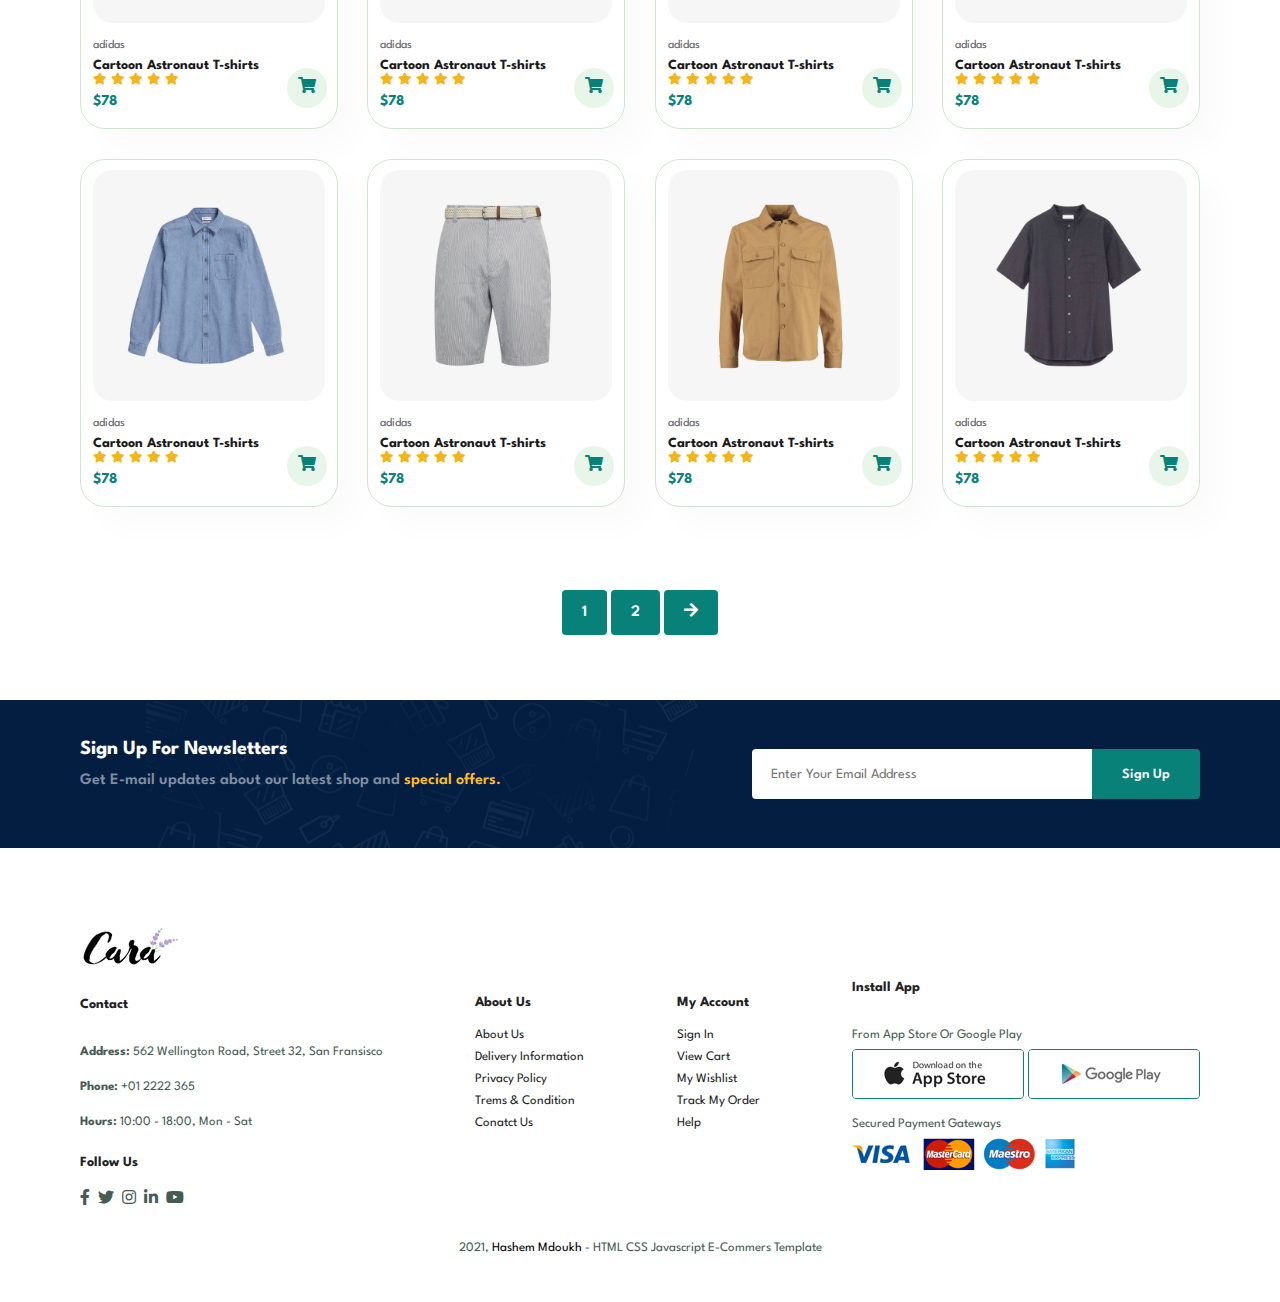
<file: shop.html>
<!DOCTYPE html>
<html lang="en">
<head>
    <meta charset="UTF-8">
    <meta http-equiv="X-UA-Compatible" content="IE=edge">
    <meta name="viewport" content="width=device-width, initial-scale=1.0">
    <title>E-Commers Shopping</title>
    <link rel="stylesheet" href="css/all.min.css">
    <link rel="stylesheet" href="css/ecommers.css">
</head>
<body>
    
    <section class="header">
        <a href="#"><img src="img/logo.png" alt="logo" class="logo"></a>

        <div>
            <ul class="navbar">
                <li><a href="index.html">Home</a></li>
                <li><a class="active" href="shop.html">Shop</a></li>
                <li><a href="blog.html">Blog</a></li>
                <li><a href="about.html">About</a></li>
                <li><a href="contact.html">Contact</a></li>
                <li><a href="cart.html" id="lg-bag"><i class="fa-solid fa-bag-shopping"></i></a></li>
                <a href="#" id="close"><i class="fa-solid fa-xmark"></i></a>
            </ul>
        </div>
        <div class="mobile">
            <a href="cart.html"><i class="fa-solid fa-bag-shopping"></i></a>
            <i id="bars" class="fa-solid fa-bars"></i>  
        </div>
    </section>

    <section class="page-header">
        <h2>#stayhome</h2>
        <p>Save more with coupons & up to 70% off!</p>
    </section>

    <section class="product1 section-p1">
        <h2>Featured Products</h2>
        <p>Summer Collection New Morden Desgin</p>

        <div class="pro-container">
            <div class="pro" onclick="window.location.href='sproduct.html'">
                <img src="img/products/f1.jpg" alt="">
                <div class="des">
                    <span>adidas</span>
                    <h5>Cartoon Astronaut T-shirts</h5>

                    <div class="star">
                        <i class="fa-solid fa-star"></i>
                        <i class="fa-solid fa-star"></i>
                        <i class="fa-solid fa-star"></i>
                        <i class="fa-solid fa-star"></i>
                        <i class="fa-solid fa-star"></i>
                    </div>
                    <h4>$78</h4>
                </div>
                <a href="#"><i class="fa-solid fa-cart-shopping"></i></a>
            </div>

            <div class="pro">
                <img src="img/products/f2.jpg" alt="">
                <div class="des">
                    <span>adidas</span>
                    <h5>Cartoon Astronaut T-shirts</h5>

                    <div class="star">
                        <i class="fa-solid fa-star"></i>
                        <i class="fa-solid fa-star"></i>
                        <i class="fa-solid fa-star"></i>
                        <i class="fa-solid fa-star"></i>
                        <i class="fa-solid fa-star"></i>
                    </div>
                    <h4>$78</h4>
                </div>
                <a href="#"><i class="fa-solid fa-cart-shopping"></i></a>        
            </div>
            

            <div class="pro">
                <img src="img/products/f3.jpg" alt="">
                <div class="des">
                    <span>adidas</span>
                    <h5>Cartoon Astronaut T-shirts</h5>

                    <div class="star">
                        <i class="fa-solid fa-star"></i>
                        <i class="fa-solid fa-star"></i>
                        <i class="fa-solid fa-star"></i>
                        <i class="fa-solid fa-star"></i>
                        <i class="fa-solid fa-star"></i>
                    </div>
                    <h4>$78</h4>
                </div>
                <a href="#"><i class="fa-solid fa-cart-shopping"></i></a>        
            </div>

            <div class="pro">
                <img src="img/products/f4.jpg" alt="">
                <div class="des">
                    <span>adidas</span>
                    <h5>Cartoon Astronaut T-shirts</h5>

                    <div class="star">
                        <i class="fa-solid fa-star"></i>
                        <i class="fa-solid fa-star"></i>
                        <i class="fa-solid fa-star"></i>
                        <i class="fa-solid fa-star"></i>
                        <i class="fa-solid fa-star"></i>
                    </div>
                    <h4>$78</h4>
                </div>
                <a href="#"><i class="fa-solid fa-cart-shopping"></i></a>
            </div>

            <div class="pro">
                <img src="img/products/f5.jpg" alt="">
                <div class="des">
                    <span>adidas</span>
                    <h5>Cartoon Astronaut T-shirts</h5>

                    <div class="star">
                        <i class="fa-solid fa-star"></i>
                        <i class="fa-solid fa-star"></i>
                        <i class="fa-solid fa-star"></i>
                        <i class="fa-solid fa-star"></i>
                        <i class="fa-solid fa-star"></i>
                    </div>
                    <h4>$78</h4>
                </div>
                <a href="#"><i class="fa-solid fa-cart-shopping"></i></a>
            </div>

            <div class="pro">
                <img src="img/products/f6.jpg" alt="">
                <div class="des">
                    <span>adidas</span>
                    <h5>Cartoon Astronaut T-shirts</h5>

                    <div class="star">
                        <i class="fa-solid fa-star"></i>
                        <i class="fa-solid fa-star"></i>
                        <i class="fa-solid fa-star"></i>
                        <i class="fa-solid fa-star"></i>
                        <i class="fa-solid fa-star"></i>
                    </div>
                    <h4>$78</h4>
                </div>
                <a href="#"><i class="fa-solid fa-cart-shopping"></i></a>
            </div>

            <div class="pro">
                <img src="img/products/f7.jpg" alt="">
                <div class="des">
                    <span>adidas</span>
                    <h5>Cartoon Astronaut T-shirts</h5>

                    <div class="star">
                        <i class="fa-solid fa-star"></i>
                        <i class="fa-solid fa-star"></i>
                        <i class="fa-solid fa-star"></i>
                        <i class="fa-solid fa-star"></i>
                        <i class="fa-solid fa-star"></i>
                    </div>
                    <h4>$78</h4>
                </div>
                <a href="#"><i class="fa-solid fa-cart-shopping"></i></a>
            </div>

            <div class="pro">
                <img src="img/products/f8.jpg" alt="">
                <div class="des">
                    <span>adidas</span>
                    <h5>Cartoon Astronaut T-shirts</h5>

                    <div class="star">
                        <i class="fa-solid fa-star"></i>
                        <i class="fa-solid fa-star"></i>
                        <i class="fa-solid fa-star"></i>
                        <i class="fa-solid fa-star"></i>
                        <i class="fa-solid fa-star"></i>
                    </div>
                    <h4>$78</h4>
                </div>
                <a href="#"><i class="fa-solid fa-cart-shopping"></i></a>
            </div>

            <div class="pro">
                <img src="img/products/n1.jpg" alt="">
                <div class="des">
                    <span>adidas</span>
                    <h5>Cartoon Astronaut T-shirts</h5>

                    <div class="star">
                        <i class="fa-solid fa-star"></i>
                        <i class="fa-solid fa-star"></i>
                        <i class="fa-solid fa-star"></i>
                        <i class="fa-solid fa-star"></i>
                        <i class="fa-solid fa-star"></i>
                    </div>
                    <h4>$78</h4>
                </div>
                <a href="#"><i class="fa-solid fa-cart-shopping"></i></a>
            </div>

            <div class="pro">
                <img src="img/products/n2.jpg" alt="">
                <div class="des">
                    <span>adidas</span>
                    <h5>Cartoon Astronaut T-shirts</h5>

                    <div class="star">
                        <i class="fa-solid fa-star"></i>
                        <i class="fa-solid fa-star"></i>
                        <i class="fa-solid fa-star"></i>
                        <i class="fa-solid fa-star"></i>
                        <i class="fa-solid fa-star"></i>
                    </div>
                    <h4>$78</h4>
                </div>
                <a href="#"><i class="fa-solid fa-cart-shopping"></i></a>
            </div>

            <div class="pro">
                <img src="img/products/n3.jpg" alt="">
                <div class="des">
                    <span>adidas</span>
                    <h5>Cartoon Astronaut T-shirts</h5>

                    <div class="star">
                        <i class="fa-solid fa-star"></i>
                        <i class="fa-solid fa-star"></i>
                        <i class="fa-solid fa-star"></i>
                        <i class="fa-solid fa-star"></i>
                        <i class="fa-solid fa-star"></i>
                    </div>
                    <h4>$78</h4>
                </div>
                <a href="#"><i class="fa-solid fa-cart-shopping"></i></a>
            </div>

            <div class="pro">
                <img src="img/products/n4.jpg" alt="">
                <div class="des">
                    <span>adidas</span>
                    <h5>Cartoon Astronaut T-shirts</h5>

                    <div class="star">
                        <i class="fa-solid fa-star"></i>
                        <i class="fa-solid fa-star"></i>
                        <i class="fa-solid fa-star"></i>
                        <i class="fa-solid fa-star"></i>
                        <i class="fa-solid fa-star"></i>
                    </div>
                    <h4>$78</h4>
                </div>
                <a href="#"><i class="fa-solid fa-cart-shopping"></i></a>
            </div>

            <div class="pro">
                <img src="img/products/n5.jpg" alt="">
                <div class="des">
                    <span>adidas</span>
                    <h5>Cartoon Astronaut T-shirts</h5>

                    <div class="star">
                        <i class="fa-solid fa-star"></i>
                        <i class="fa-solid fa-star"></i>
                        <i class="fa-solid fa-star"></i>
                        <i class="fa-solid fa-star"></i>
                        <i class="fa-solid fa-star"></i>
                    </div>
                    <h4>$78</h4>
                </div>
                <a href="#"><i class="fa-solid fa-cart-shopping"></i></a>
            </div>

            <div class="pro">
                <img src="img/products/n6.jpg" alt="">
                <div class="des">
                    <span>adidas</span>
                    <h5>Cartoon Astronaut T-shirts</h5>

                    <div class="star">
                        <i class="fa-solid fa-star"></i>
                        <i class="fa-solid fa-star"></i>
                        <i class="fa-solid fa-star"></i>
                        <i class="fa-solid fa-star"></i>
                        <i class="fa-solid fa-star"></i>
                    </div>
                    <h4>$78</h4>
                </div>
                <a href="#"><i class="fa-solid fa-cart-shopping"></i></a>
            </div>

            <div class="pro">
                <img src="img/products/n7.jpg" alt="">
                <div class="des">
                    <span>adidas</span>
                    <h5>Cartoon Astronaut T-shirts</h5>

                    <div class="star">
                        <i class="fa-solid fa-star"></i>
                        <i class="fa-solid fa-star"></i>
                        <i class="fa-solid fa-star"></i>
                        <i class="fa-solid fa-star"></i>
                        <i class="fa-solid fa-star"></i>
                    </div>
                    <h4>$78</h4>
                </div>
                <a href="#"><i class="fa-solid fa-cart-shopping"></i></a>
            </div>

            <div class="pro">
                <img src="img/products/n8.jpg" alt="">
                <div class="des">
                    <span>adidas</span>
                    <h5>Cartoon Astronaut T-shirts</h5>

                    <div class="star">
                        <i class="fa-solid fa-star"></i>
                        <i class="fa-solid fa-star"></i>
                        <i class="fa-solid fa-star"></i>
                        <i class="fa-solid fa-star"></i>
                        <i class="fa-solid fa-star"></i>
                    </div>
                    <h4>$78</h4>
                </div>
                <a href="#"><i class="fa-solid fa-cart-shopping"></i></a>
            </div>
        </div>
    </section>

    <div class="pagination section-p1">
        <a href="">1</a>
        <a href="">2</a>
        <a href=""><i class="fa-solid fa-arrow-right"></i></a>
    </div>

    <section class="newsletters section-p1 section-m1">
        <div class="newstext">
            <h4>Sign Up For Newsletters</h4>
            <p>Get E-mail updates about our latest shop and <span>special offers.</span></p>
        </div>

        <div class="form">
            <input type="text" placeholder="Enter Your Email Address">
            <button class="normal">Sign Up</button>
        </div>
    </section>

    <footer class="section-p1">
        <div class="col">
            <img class="logo" src="img/logo.png" alt="">
            <h4>Contact</h4>
            <p><strong>Address:</strong> 562 Wellington Road, Street 32, San Fransisco</p>
            <p><strong>Phone:</strong> +01 2222 365</p>
            <p><strong>Hours:</strong> 10:00 - 18:00, Mon - Sat</p>

            <div class="follow">
                <h4>Follow Us</h4>

                <div class="icon">
                    <i class="fa-brands fa-facebook-f"></i>
                    <i class="fa-brands fa-twitter"></i>
                    <i class="fa-brands fa-instagram"></i>
                    <i class="fa-brands fa-linkedin-in"></i>
                    <i class="fa-brands fa-youtube"></i>
                </div>
            </div>
        </div>

        <div class="col">
            <h4>About Us</h4>
            <a href="#">About Us</a>
            <a href="#">Delivery Information</a>
            <a href="#">Privacy Policy</a>
            <a href="#">Trems & Condition</a>
            <a href="#">Conatct Us</a>
        </div>

        <div class="col">
            <h4>My Account</h4>
            <a href="#">Sign In</a>
            <a href="#">View Cart</a>
            <a href="#">My Wishlist</a>
            <a href="#">Track My Order</a>
            <a href="#">Help</a>
        </div>

        <div class="col install">
            <h4>Install App</h4>
            <p>From App Store Or Google Play</p>
            <div class="row">
                <img src="img/pay/app.jpg" alt="">
                <img src="img/pay/play.jpg" alt="">
            </div>
            <p>Secured Payment Gateways</p>
            <img src="img/pay/pay.png" alt="">
        </div>

        <div class="copyright">
            <p>2021, <span>Hashem Mdoukh</span> - HTML CSS Javascript E-Commers Template</p>
        </div>
    </footer>

    <script src="main.js"></script>
</body>
</html>
</file>
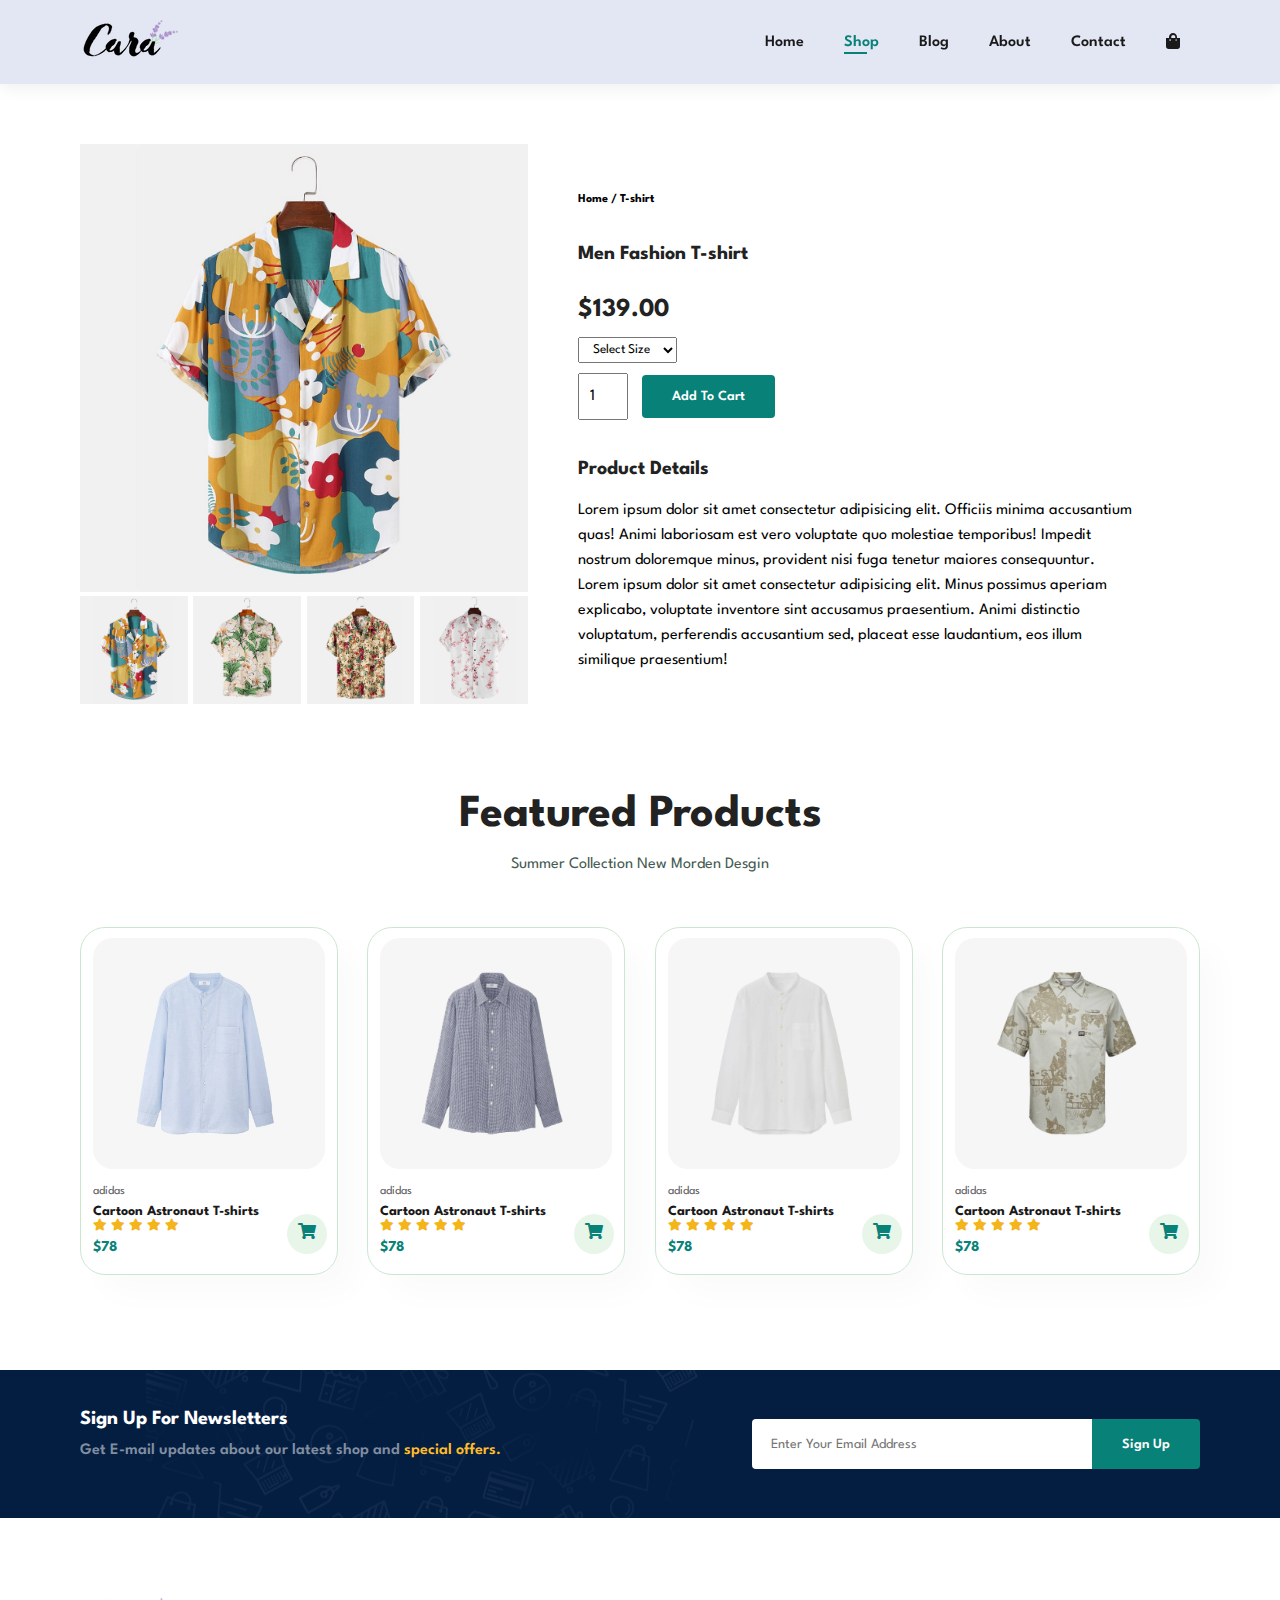
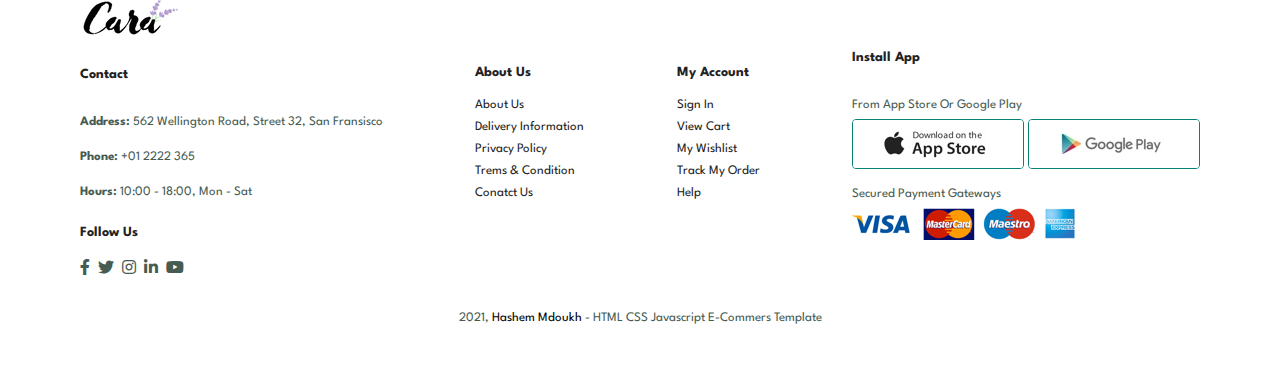
<file: sproduct.html>
<!DOCTYPE html>
<html lang="en">
<head>
    <meta charset="UTF-8">
    <meta http-equiv="X-UA-Compatible" content="IE=edge">
    <meta name="viewport" content="width=device-width, initial-scale=1.0">
    <title>E-Commers Shopping</title>
    <link rel="stylesheet" href="css/all.min.css">
    <link rel="stylesheet" href="css/ecommers.css">
</head>
<body>
    
    <section class="header">
        <a href="#"><img src="img/logo.png" alt="logo" class="logo"></a>

        <div>
            <ul class="navbar">
                <li><a href="index.html">Home</a></li>
                <li><a class="active" href="shop.html">Shop</a></li>
                <li><a href="blog.html">Blog</a></li>
                <li><a href="about.html">About</a></li>
                <li><a href="contact.html">Contact</a></li>
                <li><a href="cart.html" id="lg-bag"><i class="fa-solid fa-bag-shopping"></i></a></li>
                <a href="#" id="close"><i class="fa-solid fa-xmark"></i></a>
            </ul>
        </div>
        <div class="mobile">
            <a href="cart.html"><i class="fa-solid fa-bag-shopping"></i></a>
            <i id="bars" class="fa-solid fa-bars"></i>  
        </div>
    </section>

    <section class="prodetails section-p1">
        <div class="single-pro-image">
            <img src="img/products/f1.jpg" width="100%" id="mainImg" alt="">

            <div class="small-img-group">
                <div class="small-img-col">
                    <img src="img/products/f1.jpg" width="100%" class="small-img" alt="">
                </div>
                <div class="small-img-col">
                    <img src="img/products/f2.jpg" width="100%" class="small-img" alt="">
                </div>
                <div class="small-img-col">
                    <img src="img/products/f3.jpg" width="100%" class="small-img" alt="">
                </div>
                <div class="small-img-col">
                    <img src="img/products/f4.jpg" width="100%" class="small-img" alt="">
                </div>
            </div>
        </div>

        <div class="single-pro-details">
            <h6>Home / T-shirt</h6>
            <h4> Men Fashion T-shirt</h4>
            <h2>$139.00</h2>
            <select>
                <option>Select Size</option>
                <option>XL</option>
                <option>XXL</option>
                <option>Small</option>
                <option>large</option>
            </select>
            <input type="number" value="1">
            <button class="normal">Add To Cart</button>
            <h4>Product Details</h4>
            <span>Lorem ipsum dolor sit amet consectetur adipisicing elit. Officiis minima accusantium quas! Animi laboriosam est vero voluptate 
                quo molestiae temporibus! Impedit nostrum doloremque minus, provident nisi fuga tenetur maiores consequuntur.
                Lorem ipsum dolor sit amet consectetur adipisicing elit. Minus possimus aperiam explicabo, voluptate inventore sint accusamus 
                praesentium. Animi distinctio voluptatum, perferendis accusantium sed, placeat esse laudantium, eos illum similique praesentium!
            </span>
            
        </div>
    </section>

    <section class="product1 section-p1">
        <h2>Featured Products</h2>
        <p>Summer Collection New Morden Desgin</p>

        <div class="pro-container">
            <div class="pro">
                <img src="img/products/n1.jpg" alt="">
                <div class="des">
                    <span>adidas</span>
                    <h5>Cartoon Astronaut T-shirts</h5>

                    <div class="star">
                        <i class="fa-solid fa-star"></i>
                        <i class="fa-solid fa-star"></i>
                        <i class="fa-solid fa-star"></i>
                        <i class="fa-solid fa-star"></i>
                        <i class="fa-solid fa-star"></i>
                    </div>
                    <h4>$78</h4>
                </div>
                <a href="#"><i class="fa-solid fa-cart-shopping"></i></a>
            </div>

            <div class="pro">
                <img src="img/products/n2.jpg" alt="">
                <div class="des">
                    <span>adidas</span>
                    <h5>Cartoon Astronaut T-shirts</h5>

                    <div class="star">
                        <i class="fa-solid fa-star"></i>
                        <i class="fa-solid fa-star"></i>
                        <i class="fa-solid fa-star"></i>
                        <i class="fa-solid fa-star"></i>
                        <i class="fa-solid fa-star"></i>
                    </div>
                    <h4>$78</h4>
                </div>
                <a href="#"><i class="fa-solid fa-cart-shopping"></i></a>
            </div>

            <div class="pro">
                <img src="img/products/n3.jpg" alt="">
                <div class="des">
                    <span>adidas</span>
                    <h5>Cartoon Astronaut T-shirts</h5>

                    <div class="star">
                        <i class="fa-solid fa-star"></i>
                        <i class="fa-solid fa-star"></i>
                        <i class="fa-solid fa-star"></i>
                        <i class="fa-solid fa-star"></i>
                        <i class="fa-solid fa-star"></i>
                    </div>
                    <h4>$78</h4>
                </div>
                <a href="#"><i class="fa-solid fa-cart-shopping"></i></a>
            </div>

            <div class="pro">
                <img src="img/products/n4.jpg" alt="">
                <div class="des">
                    <span>adidas</span>
                    <h5>Cartoon Astronaut T-shirts</h5>

                    <div class="star">
                        <i class="fa-solid fa-star"></i>
                        <i class="fa-solid fa-star"></i>
                        <i class="fa-solid fa-star"></i>
                        <i class="fa-solid fa-star"></i>
                        <i class="fa-solid fa-star"></i>
                    </div>
                    <h4>$78</h4>
                </div>
                <a href="#"><i class="fa-solid fa-cart-shopping"></i></a>
            </div>
        </div>
    </section>

    <section class="newsletters section-p1 section-m1">
        <div class="newstext">
            <h4>Sign Up For Newsletters</h4>
            <p>Get E-mail updates about our latest shop and <span>special offers.</span></p>
        </div>

        <div class="form">
            <input type="text" placeholder="Enter Your Email Address">
            <button class="normal">Sign Up</button>
        </div>
    </section>

    <footer class="section-p1">
        <div class="col">
            <img class="logo" src="img/logo.png" alt="">
            <h4>Contact</h4>
            <p><strong>Address:</strong> 562 Wellington Road, Street 32, San Fransisco</p>
            <p><strong>Phone:</strong> +01 2222 365</p>
            <p><strong>Hours:</strong> 10:00 - 18:00, Mon - Sat</p>

            <div class="follow">
                <h4>Follow Us</h4>

                <div class="icon">
                    <i class="fa-brands fa-facebook-f"></i>
                    <i class="fa-brands fa-twitter"></i>
                    <i class="fa-brands fa-instagram"></i>
                    <i class="fa-brands fa-linkedin-in"></i>
                    <i class="fa-brands fa-youtube"></i>
                </div>
            </div>
        </div>

        <div class="col">
            <h4>About Us</h4>
            <a href="#">About Us</a>
            <a href="#">Delivery Information</a>
            <a href="#">Privacy Policy</a>
            <a href="#">Trems & Condition</a>
            <a href="#">Conatct Us</a>
        </div>

        <div class="col">
            <h4>My Account</h4>
            <a href="#">Sign In</a>
            <a href="#">View Cart</a>
            <a href="#">My Wishlist</a>
            <a href="#">Track My Order</a>
            <a href="#">Help</a>
        </div>

        <div class="col install">
            <h4>Install App</h4>
            <p>From App Store Or Google Play</p>
            <div class="row">
                <img src="img/pay/app.jpg" alt="">
                <img src="img/pay/play.jpg" alt="">
            </div>
            <p>Secured Payment Gateways</p>
            <img src="img/pay/pay.png" alt="">
        </div>

        <div class="copyright">
            <p>2021, <span>Hashem Mdoukh</span> - HTML CSS Javascript E-Commers Template</p>
        </div>
    </footer>

    <script src="main.js"></script>
</body>
</html>
</file>
<file: css/ecommers.css>
@import url('https://fonts.googleapis.com/css2?family=League+Spartan:wght@100;200;300;400;500;600;700;800;900&display=swap');

/* Start Componentes */
:root {
    --font-color: #222;
    --main-color-background: #E3E6F3;
    --second-color-background: #088178;
    --border-product: #cce7d0;
}

* {
    margin: 0;
    padding: 0;
    box-sizing: border-box;
    font-family: 'League Spartan', sans-serif;
}

h1 {
    font-size: 50px;
    line-height: 64px;
    color: var(--font-color);
}

h2 {
    font-size: 46px;
    line-height: 54px;
    color: var(--font-color);
}

h4 {
    font-size: 20px;
    color: var(--font-color);
}

h6 {
    font-size: 12px;
    font-weight: 700;
}

p {
    font-size: 16px;
    color: #465b52;
    margin: 15px 0 20px 0;
}

.section-p1 {
    padding: 40px 80px;
}

.section-m1 {
    margin: 40px 0;
}

button.normal {
    font-size: 14px;
    font-weight: 600;
    padding: 15px 30px;
    color: #000;
    background-color: #fff;
    border-radius: 4px;
    cursor: pointer;
    border: none;
    outline: none;
    transition: .2s;
}

button.white {
    font-size: 13px;
    font-weight: 600;
    padding: 11px 18px;
    color: #fff;
    background-color: transparent;
    cursor: pointer;
    border: 1px solid #fff;
    outline: none;
    transition: .2s;
}

li {
    list-style: none;
}

a {
    text-decoration: none;
}

body {
    width: 100%;
}
/* End Componentes */

/* Start Header */
.header {
    display: flex;
    align-items: center;
    justify-content: space-between;
    padding: 20px 80px;
    background: var(--main-color-background);
    box-shadow: 0 5px 15px rgba(0, 0, 0, .06);
    z-index: 999;
    position: sticky;
    top: 0;
    left: 0;
}

.header div .navbar {
    display: flex;
    align-items: center;
    justify-content: center;
}

.header div .navbar li {
    padding: 0 20px;
    position: relative;
}

.header div .navbar li a {
    font-size: 16px;
    font-weight: 600;
    color: #1a1a1a;
    transition: .3s ease;
}

.header div .navbar li a:hover,
.header div .navbar li a.active {
    color: var(--second-color-background);
}

.header div .navbar li a.active::after,
.header div .navbar li a:hover::after {
    content: "";
    position: absolute;
    width: 30%;
    height: 2px;
    background-color: var(--second-color-background);
    bottom: -4px;
    left: 20px;
}

.mobile {
    display: none;
    align-items: center;
}

#close {
    display: none;
}

.header .mobile #bars {
    cursor: pointer;
}
/* End Header */

/* Start Home Page */
.hero {
    background-image: url(../img/hero4.png);
    height: 90vh;
    width: 100%;
    background-size: cover;
    background-position: top 25% right 0;
    padding: 0 80px;
    display: flex;
    flex-direction: column;
    align-items: flex-start;
    justify-content: center;
}

.hero h4 {
    padding-bottom: 15px;
}

.hero h1 {
    color: var(--second-color-background);
}

.hero button {
    background-image: url(../img/button.png);
    background-color: transparent;
    color: var(--second-color-background);
    border: 0;
    outline: 0;
    padding: 14px 80px 14px 65px;
    background-repeat: no-repeat;
    cursor: pointer;
    font-size: 15px;
    font-weight: 700;
}

/* start Feature */
.feature {
    display: flex;
    align-items: center;
    justify-content: space-between;
    flex-wrap: wrap;
}

.feature .fe-box {
    width: 180px;
    text-align: center;
    padding: 25px 15px;
    box-shadow: 20px 20px 34px rgba(0, 0, 0, .03);
    border: 1px solid var(--border-product);
    border-radius: 4px;
    margin: 15px 0;
}

.feature .fe-box img {
    max-width: 100%;
    margin-bottom: 10px;
}

.feature .fe-box h6 {
    display: inline-block;
    padding: 9px 8px 6px 8px;
    line-height: 1px;
    border-radius: 4px;
    color: var(--second-color-background);
    background-color: #fddde4;
}

.feature .fe-box:nth-child(2) h6 {
    background-color: #cdebbc;
}

.feature .fe-box:nth-child(3) h6 {
    background-color: #d1e8f2;
}

.feature .fe-box:nth-child(4) h6 {
    background-color: #cdd4f8;
}

.feature .fe-box:nth-child(5)  h6{
    background-color: #f6dbf6;
}

.feature .fe-box:nth-child(6) h6 {
    background-color: #fff2e5;
}

.feature .fe-box:hover {
    box-shadow: 10px 10px 54px rgba(70, 62, 221, .1);
}

/* Start Products */
.product1 {
    text-align: center;
}

.product1 .pro-container {
    display: flex;
    justify-content: space-between;
    align-items: center;
    padding-top: 20px;
    flex-wrap: wrap;
}

.product1 .pro {
    width: 23%;
    min-width: 250px;
    padding: 10px 12px;
    border: 1px solid var(--border-product);
    border-radius: 25px;
    cursor: pointer;
    box-shadow: 20px 20px 30px rgba(0, 0, 0, .02);
    margin: 15px 0;
    transition: .2s ease;
    position: relative;
}

.product1 .pro:hover {
    box-shadow:  20px 20px 30px rgba(0, 0, 0, .06);;
}

.product1 .pro img {
    width: 100%;
    border-radius: 20px;
}

.product1 .pro .des {
    text-align: start;
    padding: 10px 0;
}

.product1 .pro .des span {
    color: #606063;
    font-size: 12px;
}

.product1 .pro .des h5 {
    padding-top: 7px;
    color: #1a1a1a;
    font-size: 14px;
}

.product1 .pro .des i {
    font-size: 12px;
    color: rgb(243, 181, 25);
}

.product1 .pro .des h4 {
    padding-top: 7px;
    font-size: 15px;
    font-weight: 700;
    color: var(--second-color-background);
}

.product1 .pro-container .pro a  {
    width: 40px;
    height: 40px;
    line-height: 40px;
    border-radius: 50px;
    background-color: #e8f6ea;
    font-weight: 500;
    color: var(--second-color-background);
    position: absolute;
    bottom: 20px;
    right: 10px;
}

/* Start Banner */
.banner {
    display: flex;
    flex-direction: column;
    justify-content: center;
    align-items: center;
    text-align: center;
    background-image: url(../img/banner/b2.jpg);
    width: 100%;
    height: 40vh;
    background-size: cover;
    background-position: center;
}

.banner h4 {
    font-size: 16px;
    color: #fff;
}

.banner h2 {
    font-size: 30px;
    color: #fff;
    padding: 10px 0; 
}

.banner h2 span {
    color: #ef4646;
}

.banner button:hover {
    background-color: var(--second-color-background);
    color: #fff;
}

/* Start SM-Banner */

.sm-banner {
    display: flex;
    justify-content: space-around;
    flex-wrap: wrap;
}

.sm-banner .banner-box {
    display: flex;
    flex-wrap: wrap;
    flex-direction: column;
    justify-content: center;
    align-items: flex-start;
    background-image: url(../img/banner/b17.jpg);
    min-width: 580px;
    height: 50vh;
    background-size: cover;
    background-position: center;
    padding: 30px;
    margin-bottom: 20px;
}

.sm-banner .banner-box2 {
    background-image: url(../img/banner/b10.jpg);
}

.sm-banner h4 {
    color: #fff;
    font-size: 20px;
    font-weight: 300;
}

.sm-banner h2 {
    color: #fff;
    font-size: 28px;
    font-weight: 800;
}

.sm-banner span {
    color: #fff;
    font-size: 14px;
    font-weight: 500;
    padding-bottom: 15px;
}

.sm-banner .banner-box:hover button {
    background-color: var(--second-color-background);
    border: 1px solid var(--second-color-background);
}

/* Start Banner3 */

.banner3 {
    display: flex;
    justify-content: space-between;
    flex-wrap: wrap;
    padding: 0 80px;
}

.banner3 .banner-box {
    display: flex;
    flex-direction: column;
    justify-content: center;
    align-items: flex-start;
    background-image: url(../img/banner/b7.jpg);
    min-width: 30%;
    height: 30vh;
    background-size: cover;
    background-position: center;
    padding: 20px;  
    margin-bottom: 20px;
}

.banner3 .banner-box2 {
    background-image: url(../img/banner/b4.jpg);
}

.banner3 .banner-box3 {
    background-image: url(../img/banner/b18.jpg);
}

.banner3 h2 {
    color: #fff;
    font-weight: 900;
    font-size: 22px;
}

.banner3 h3 {
    color: #ec544e;
    font-weight: 800;
    font-size: 15px;
}

/* Start Newsletters */

.newsletters {
    display: flex;
    justify-content: space-between;
    align-items: center;
    flex-wrap: wrap;
    background-image: url(../img/banner/b14.png);
    background-repeat: no-repeat;
    background-position: 20% 30%;
    background-color: #041e42;
}

.newsletters h4 {
    font-style: 22px;
    font-weight: 700;
    color: #fff;
}

.newsletters p {
    font-style: 14px;
    font-weight: 600;
    color: #818ea0;
}

.newsletters p span {
    color: #ffbd27
}

.newsletters .form {
    display: flex;
    width: 40%;
}

.newsletters input {
    height: 3.125rem;
    padding: 0 1.25em;
    font-size: 14px;
    width: 100%;
    border: 1px solid transparent;
    border-radius: 4px;
    outline: none;
    border-top-right-radius: 0;
    border-bottom-right-radius: 0;
}

.newsletters button {
    background-color: var(--second-color-background);
    color: #fff;
    white-space: nowrap;
    border-top-left-radius: 0;
    border-bottom-left-radius: 0;
}

/* Start Footer */
footer {
    display: flex;
    justify-content: space-between;
    align-items: center;
    flex-wrap: wrap;
}

footer .col {
    display: flex;
    align-items: flex-start;
    flex-direction: column;
    margin-bottom: 20px;
}


footer .logo {
    margin-bottom: 30px;
}

footer h4 {
    font-size: 14px;
    padding-bottom: 20px;
}

footer p {
    font-size: 13px;
    margin-bottom: 8px;
}

footer a {
    font-size: 13px;
    color: var(--font-color);
    margin-bottom: 10px;
}

footer .follow {
    margin-top: 20px;
}

footer .follow i {
    color: #465b52;
    padding-right: 4px;
    cursor: pointer;
}

footer .follow i:hover,
footer a:hover {
    color: var(--second-color-background);
}

footer .install .row img{
    border: 1px solid var(--second-color-background);
    border-radius: 4px;
}

footer .install {
    margin: 10px 0 15px 0;
}

footer .copyright {
    width: 100%;
    text-align: center;
}

footer .copyright span {
    color: #000;
}
/* End Home Page */

/* Start Shop Page */
.page-header {
    background-image: url(../img/banner/b1.jpg);
    width: 100%;
    height: 40vh;
    background-size: cover;
    display: flex;
    justify-content: center;
    align-items: center;
    flex-direction: column;
    padding: 14px;
}

.page-header h2,
.page-header p {
    color: #fff;
}

.pagination {
    text-align: center;
}

.pagination a {
    background-color: var(--second-color-background);
    padding: 15px 20px;
    border-radius: 4px;
    color: #fff;
    font-weight: 600;
}

.pagination a i {
    font-size: 16px;
    font-weight: 600;
}
/* End Shop Page */

/* Start Single Product */

.prodetails {
    display: flex;
    margin-top: 20px;
}

.prodetails .single-pro-image{
    width: 40%;
    margin-right: 50px;
}

.prodetails .single-pro-image .small-img-group {
    display: flex;
    justify-content: space-between;
}

.small-img-col {
    flex-basis: 24%;
    cursor: pointer;
}

.prodetails .single-pro-details {
    width: 50%;
    padding-top: 50px;
}

.prodetails .single-pro-details h4 {
    padding: 40px 0 20px 0;
}

.prodetails .single-pro-details h2 {
    font-size: 26px;
}

.prodetails .single-pro-details h4 {
    padding: 40px 0 20px 0;
}

.prodetails .single-pro-details select {
    display: block;
    padding: 5px 10px;
    margin-bottom: 10px;
}

.prodetails .single-pro-details input {
    width: 50px;
    height: 47px;
    padding-left: 10px;
    font-size: 16px;
    margin-right: 10px;
}

.prodetails .single-pro-details input:focus,
.prodetails .single-pro-details select {
    outline: none;
}

.prodetails .single-pro-details button {
    background-color: var(--second-color-background);
    color: #fff;
}

.prodetails .single-pro-details span {
    line-height: 25px;
}
/* End Single Product */

/* Start Blog Page */
.page-header.blog-header {
    background-image: url(../img/banner/b19.jpg);
}

.blog {
    padding: 150px 150px 0 150px;
}

.blog .blog-box {
    display: flex;
    align-items: center;
    width: 100%;
    position: relative;
    padding-bottom: 90px;
}

.blog .blog-img {
    width: 50%;
    margin-right: 40px;

}

.blog img{
    width: 100%;
    height: 300px;
    object-fit: cover;
}

.blog .blog-details {
    width: 50%;
}

.blog .blog-details a{
    font-size: 11px;
    color: #000;
    font-weight: 700;
    position: relative;
    transition: .3s;
}

.blog .blog-details a::after {
    content: "";
    width: 50px;
    height: 1px;
    background-color: #000;
    position: absolute;
    top: 4px;
    right: -60px;
}
 
.blog .blog-details a:hover {
    color: var(--second-color-background);
}

.blog .blog-details a:hover::after {
    background-color: var(--second-color-background);
}

.blog .blog-box h1 {
    position: absolute;
    top: -40px;
    left: 0;
    font-size: 70px;
    font-weight: 700;
    color: #c9cbce;
    z-index: -1;
}

/* End Blog Page */

/* Start About Page */
.page-header.about-header {
    background-image: url(../img/about/banner.png);
}

.about-head {
    display: flex;
    align-items: center;
}

.about-head img {
    width: 50%;
    height: auto;
}

.about-head div {
    padding-left: 40px;
}

.about-app {
    text-align: center;
}

.about-app .video {
    width: 70%;
    height: 100%;
    margin: 30px auto 0 auto;
}

.about-app .video video {
    width: 100%;
    height: 100%;
    border-radius: 20px;
}
/* End About Page */

/* Start Contact Page */
.contact-details {
    display: flex;
    align-items: center;
    justify-content: space-between;
}

.contact-details .details {
    width: 100%;
    display: flex;
    align-items: center;
    justify-content: space-between;
}

.contact-details .details span,
.form-details form span {
    font-size: 12px;
}

.contact-details .details h2,
.form-details form h2 {
    font-size: 26px;
    line-height: 35px;
    padding: 20px 0;
}

.contact-details .details h3 {
    font-size: 16px;
    padding-bottom: 15px;
}

.contact-details .details li {
    display: flex;
    padding: 10px 0;
}

.contact-details .details li i {
    font-size: 14px;
    padding-right: 22px;
}

.contact-details .details li p {
    margin: 0;
    font-size: 14px;
}

.contact-details .map {
    width: 55%;
    height: 400px;
}

.contact-details .map iframe {
    width:100%;
    height: 100%;
}

.form-details {
    display: flex;
    justify-content: space-between;
    margin: 30px;
    padding: 80px;
    border: 1px solid #e1e1e1;
}

.form-details form {
    width: 65%;
    display: flex;
    flex-direction: column;
    align-items: flex-start;
}

.form-details form input,
.form-details form textarea {
    width: 100%;
    padding: 12px;
    outline: none;
    margin-bottom: 20px;
    border: 1px solid #e1e1e1 ;
}

.form-details form button {
    background-color: var(--second-color-background);
    color: #fff;
}

.form-details .people div {
    padding-bottom: 25PX;
    display: flex;
    align-items: flex-start;

}

.form-details .people div img{
    width: 65px;
    height: 65px;
    object-fit: cover;
    margin-right: 15px;
}

.form-details .people div p {
    margin: 0;
    font-size: 13px;
    line-height: 25px;
}

.form-details .people div p span {
    display: block;
    font-size: 16px;
    font-weight: 600;
    color: #000;

}
/* End Contact Page */

/* Start Cart Page */
.cart {
    overflow-x: auto;
}

.cart table{
    width: 100%;
    border-collapse: collapse;
    table-layout: fixed;
    white-space: nowrap;
}

.cart table img {
    width: 70px;
}

.cart table td:nth-child(1) {
    width: 100px;
    text-align: center;
}

.cart table td:nth-child(2) {
    width: 150px;
    text-align: center;
}

.cart table td:nth-child(3) {
    width: 250px;
    text-align: center;
}

.cart table td:nth-child(4),
.cart table td:nth-child(5),
.cart table td:nth-child(6) {
    width: 150px;
    text-align: center;
}

.cart table td:nth-child(5) input {
    width: 70px;
    padding: 10px 5px 10px 15px;
}

.cart table thead {
    border: 1px solid #e2e9e1;
    border-left: none;
    border-right: none;
}


.cart table thead td {
    font-weight: 700;
    text-transform: uppercase;
    font-size: 13px;
    padding: 18px 0;
}

.cart table tbody tr td {
    padding-top: 15px;
}

.cart table tbody td {
    font-size: 13px;
}

.cart-add {
    display: flex;
    justify-content: space-between;
    flex-wrap: wrap;
}

.coupon {
    width: 50%;
    margin-bottom: 30px;
}

.coupon h3,
.subtotal h3 {
    padding-bottom: 15px;
}

.coupon input {
    padding: 10px 20px;
    outline: none;
    width: 60%;
    margin-right: 10px;
    border: 1px solid #e2e9e1;
}

.coupon button,
.subtotal button {
    background-color: var(--second-color-background);
    color: #fff;
    padding: 12px 20px;
}

.subtotal {
    width: 50%;
    margin-bottom: 30px;
    border: 1px solid #e2e9e1;
    padding: 30px;
}

.subtotal table {
    border-collapse: collapse;
    width: 100%;
    margin-bottom: 20px;
}

.subtotal table td {
    width: 50%;
    border: 1px solid #e2e9e1;
    padding: 10px;
    font-size: 13px;
}

/* End Cart Page */

/* Start Media Query */

@media (max-width: 799px) {
    .section-p1 {
        padding: 40px;
    }
    .header div .navbar {
        display: flex;
        flex-direction: column;
        align-items: flex-start;
        justify-content: flex-start;
        position: fixed;
        top: 0;
        right: -300px;
        height: 100vh;
        width: 300px;
        background-color: var(--main-color-background);
        box-shadow: 0 40px 60px rgba(0, 0, 0, .01);
        padding: 80px 0 0 10px;
        transition: .5s;
    }

    .header div .navbar.active {
        right: 0px;
    }

    .navbar li {
        margin-bottom: 25px;
    }

    .mobile {
        display: flex;
        align-items: center;
    }

    .mobile i {
        color: #1a1a1a;
        font-size: 24px;
        padding-left: 20px;
    }

    #close {
        display: initial;
        position: absolute;
        top: 30px;
        left: 30px;
        color: var(--font-color);
        font-size: 24px;
    }

    #lg-bag {
        display: none;
    }

    .hero {
        height: 70vh;
        padding: 0 80px;
        background-position: top 30% right 30%;
    }

    .feature {
        justify-content: center;
    }

    .feature .fe-box {
        margin: 15px;
    }

    .product1 .pro-container {
        justify-content: center;
    }

    .product1 .pro {
        margin: 15px;
    }

    .banner {
        height: 25vh;
    }

    .sm-banner .banner-box {
        min-width: 100%;
        height: 30vh;
        margin-bottom: 30px;
    }

    .banner3 {
        padding: 0 40px;
    }

    .banner3 .banner-box {
        width: 28%;
    }
    
    .newsletters .form {
        width: 70%;
    }

    /* Contact Page */
    .contact-details .details {
        flex-direction: column;
    }
    .contact-details .details .content {
        margin-bottom: 30px;
        width: 100%;
    }
    .contact-details .details .map {
        width: 100%;
    }
    .form-details {
        padding: 40px;
        align-items: center;
    }

    .form-details form {
        width: 50%;
    }
}

@media (max-width: 477px) {
    .section-p1 {
        padding: 20px;
    }
    
    .header {
        padding: 10px 30px  ;
    }
    
    h1 {
        font-size: 38px;
    }

    h2 {
        font-size: 32px;
    }

    .hero {
        padding: 0 20px;
        background-position: 55%;
    }

    .feature {
        justify-content: space-between;
    }

    .feature .fe-box {
        width: 155px;
        margin: 0 0 15px 0;
    }

    .product1 .pro {
        width: 100%;
    }

    .banner {
        height: 40vh;
    }

    .sm-banner .banner-box {
        height: 40vh;
    }

    .banner3 {
        padding: 0 20px;
    }

    .banner3 .banner-box {
        width: 100%;
    }

    .newsletters {
        padding: 20px 40px;
    }

    .newsletters .form {
        width: 100%;
    }

    /* Signle Products */

    .prodetails {
        display: flex;
        flex-direction: column;
    }

    .prodetails .single-pro-image {
        width: 100%;
    }
    
    .prodetails .single-pro-details {
        width: 100%;
    }

    /* Start Blog Page */
    .blog {
        padding: 100px 20px 0 20px;
    }

    .blog .blog-box {
        display: flex;
        flex-direction: column;
        align-items: flex-start;
    }

    .blog .blog-img {
        width: 100%;
        margin-bottom: 30px;
    }

    .blog .blog-details {
        width: 100%;
    }

    /* Start About Page */

    .about-head {
        flex-direction: column;
    }

    .about-head img {
        width: 100%;
        margin-bottom: 20px;
    }

    .about-head div {
        padding-left: 0;
    }

    .about-app .video {
        width: 100%;        
    }

    /* Contact Page */
    .contact-details {
        flex-direction: column;
    }

    .contact-details .details {
        width: 100%;
        margin-bottom: 30px;
    }

    .contact-details .map {
        width: 100%;
    }

    .form-details {
        margin: 10px;
        padding: 30px 10px;
        flex-wrap: wrap;
    }

    .form-details form{
        width: 100%;
        margin-bottom: 30px;
    }

    /* Cart Page */
    .cart-add {
        flex-direction: column;
    }

    .cart-add .coupon {
        width: 100%;
    }

    .cart-add .subtotal {
        width: 100%;
        padding: 20px;
    }

}
/* End Media Query */
</file>
